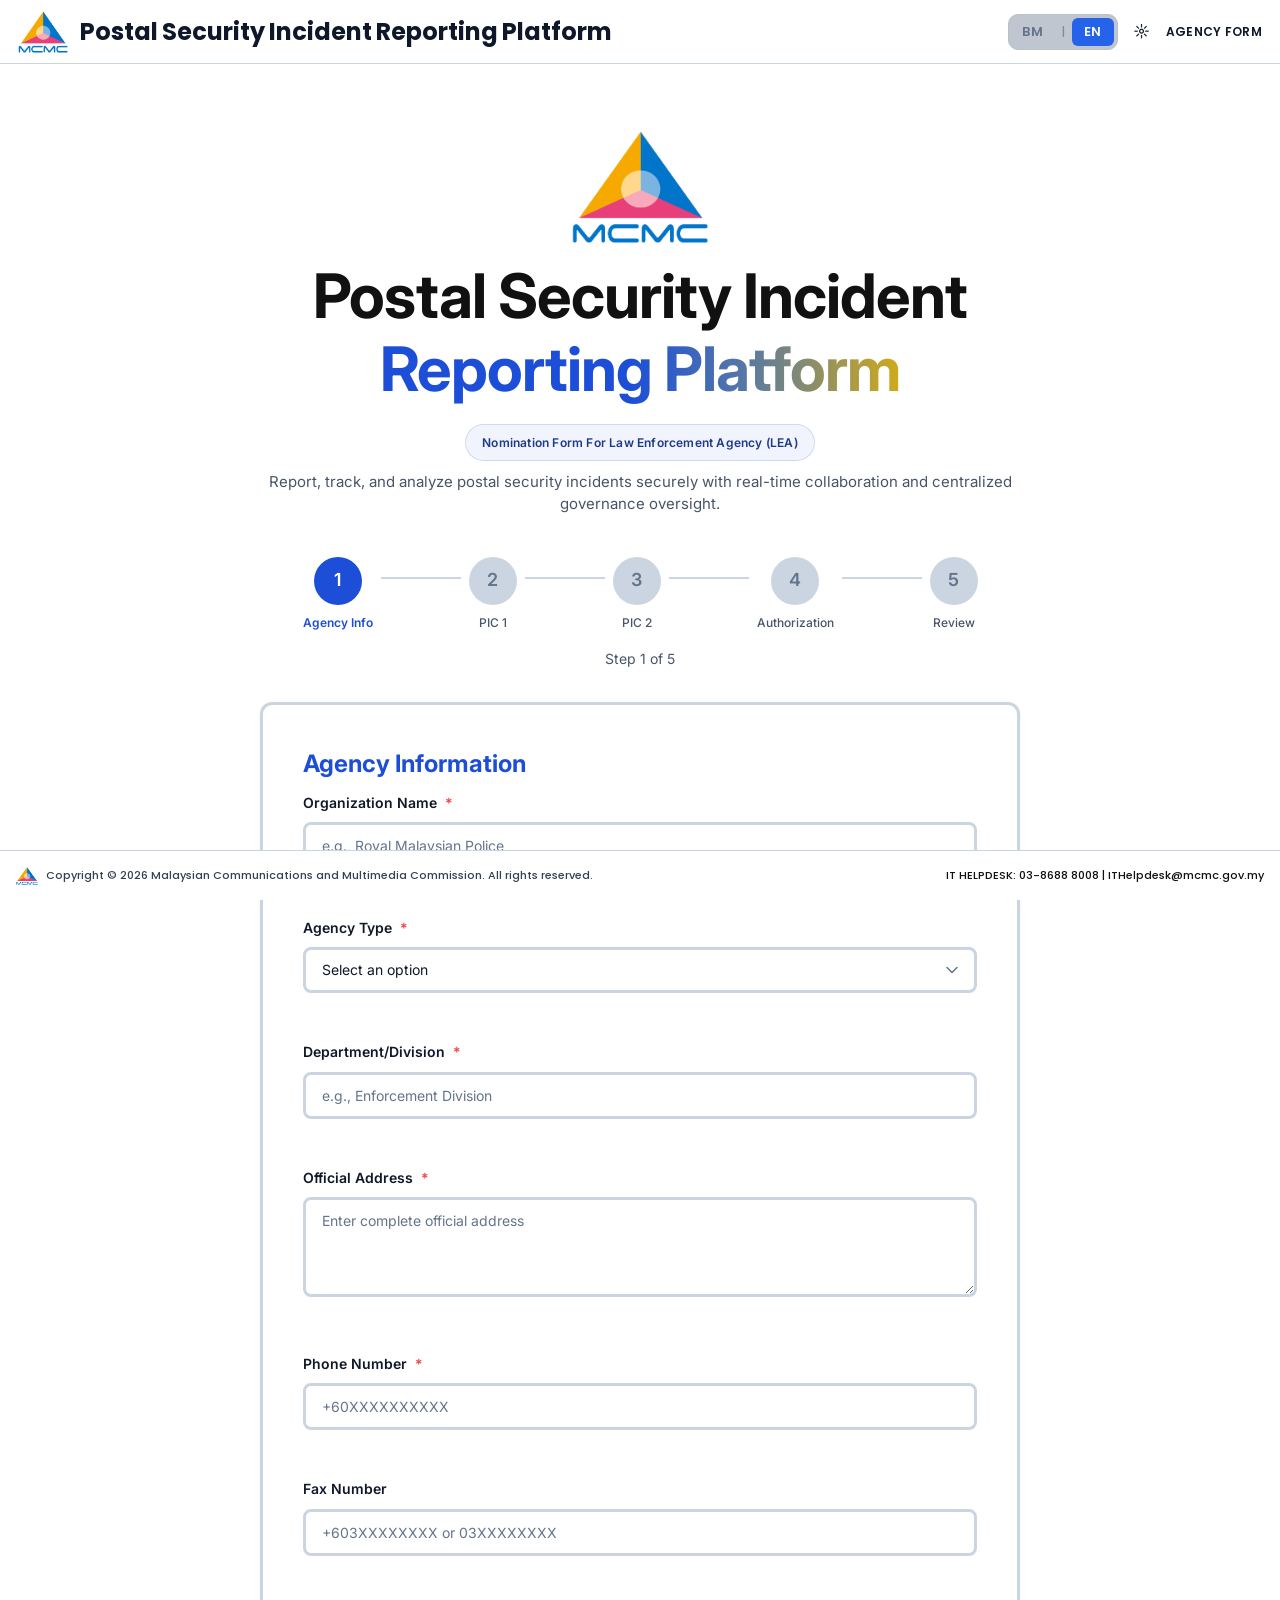
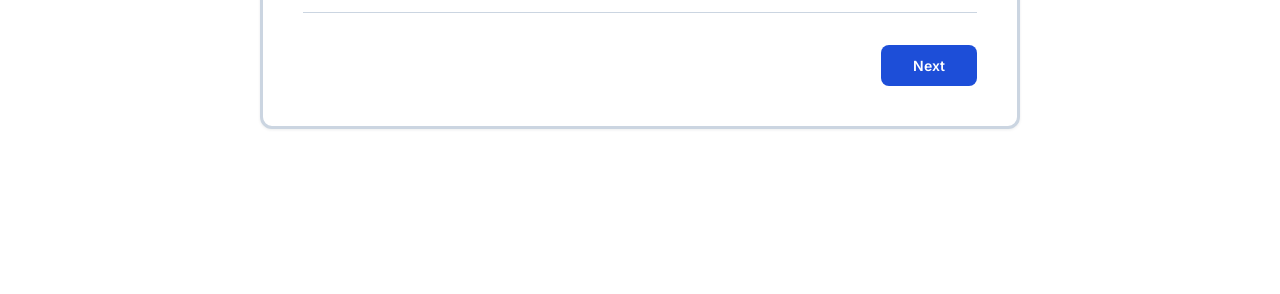
<file: public/index.html>
<!DOCTYPE html>
<html lang="en">
<head>
    <meta charset="UTF-8">
    <meta name="viewport" content="width=device-width, initial-scale=1.0">
    <meta http-equiv="refresh" content="0; url=agency.html">
    <title>PSIRP LEA Nomination Form - MCMC</title>
    <link rel="stylesheet" href="css/nomination.css">
</head>
<body>
    <div style="display: flex; justify-content: center; align-items: center; height: 100vh; flex-direction: column;">
        <img src="images/mcmc-logo.png" alt="MCMC Logo" style="width: 120px; height: auto;">
        <h1 style="margin-top: 20px; color: #003E7E;">Loading...</h1>
        <p>If you are not redirected automatically, <a href="agency.html" style="color: #003E7E; font-weight: 600;">click here</a>.</p>
    </div>
</body>
</html>
</file>
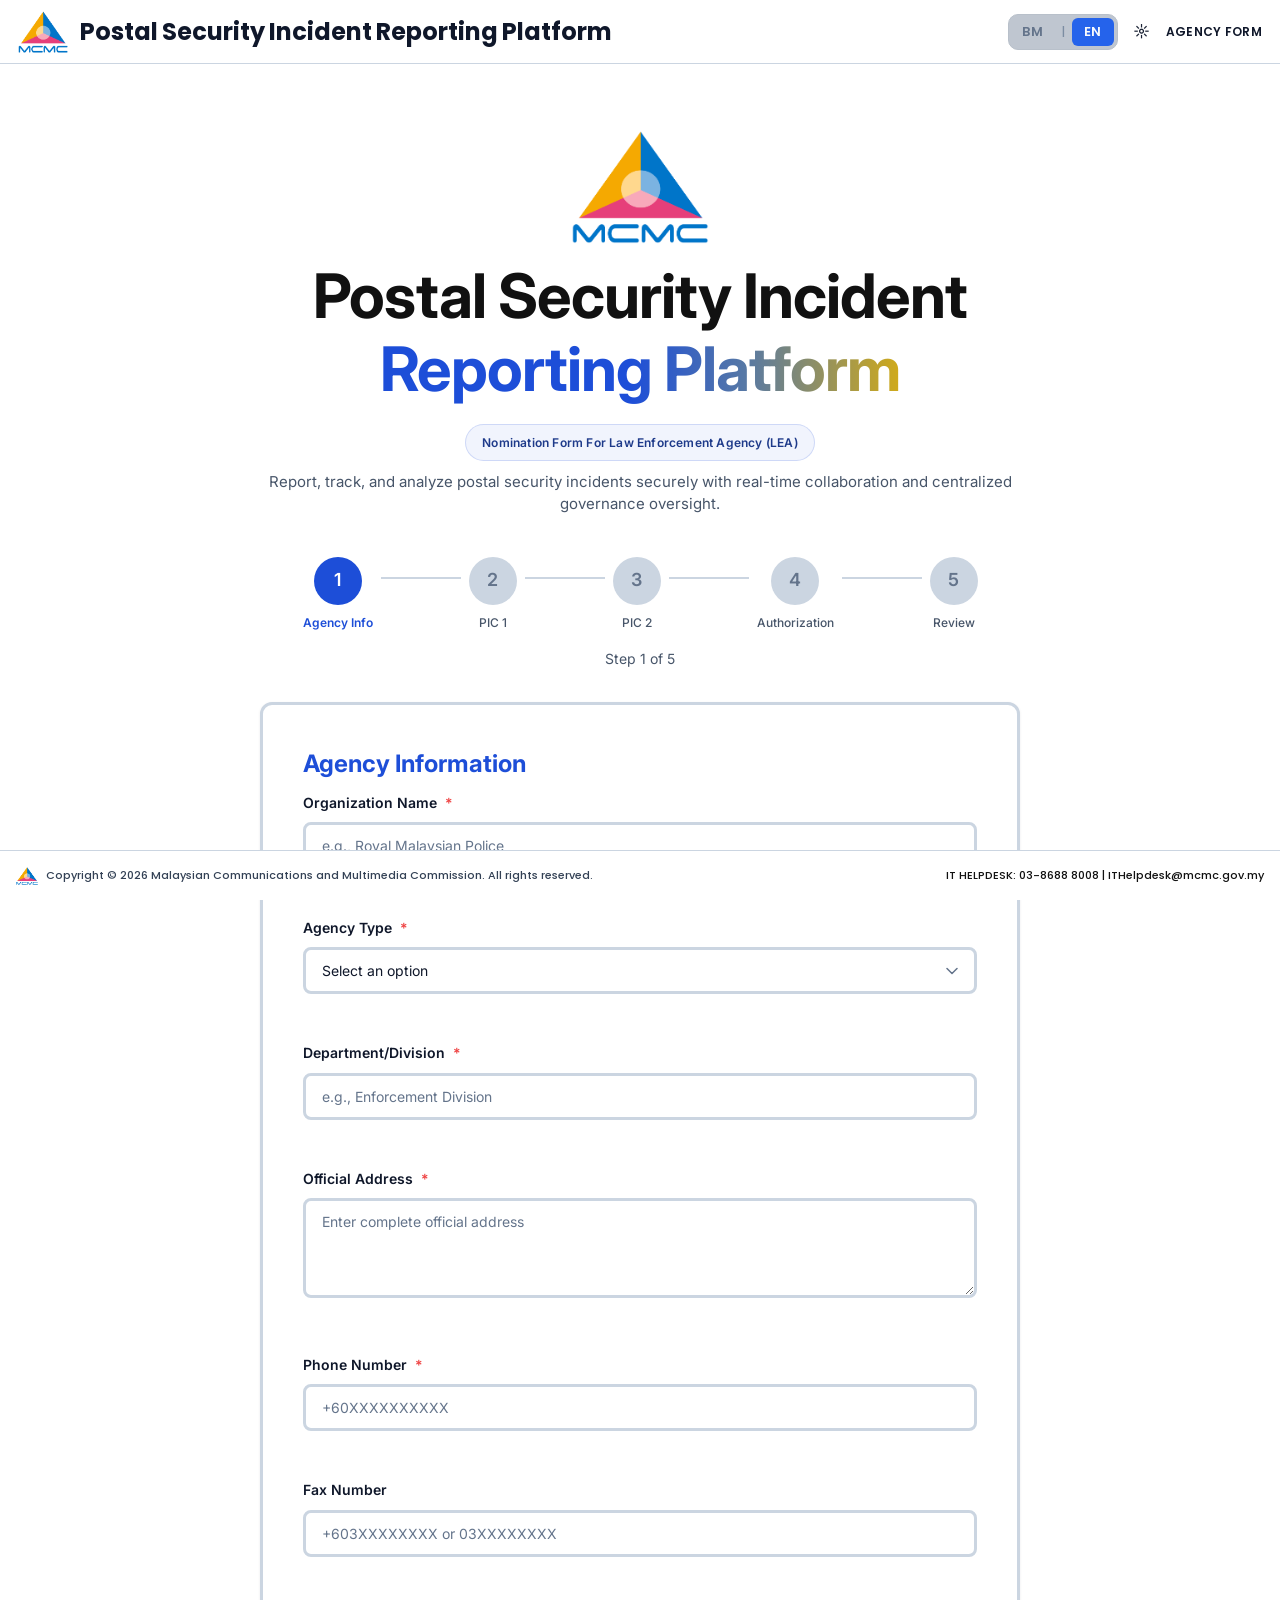
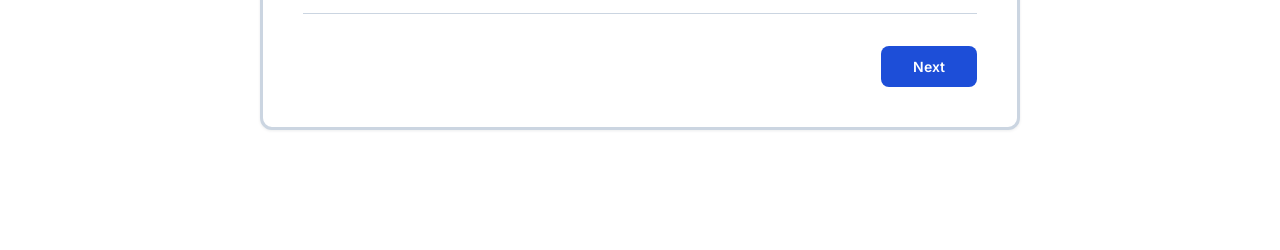
<file: public/agency.html>
<!DOCTYPE html>
<html lang="en">
<head>
    <meta charset="UTF-8">
    <meta name="viewport" content="width=device-width, initial-scale=1.0">
    <title>PSIRP LEA Nomination Form - MCMC</title>
    <link rel="stylesheet" href="css/nomination.css">
    <link rel="preconnect" href="https://fonts.googleapis.com">
    <link rel="preconnect" href="https://fonts.gstatic.com" crossorigin>
    <link href="https://fonts.googleapis.com/css2?family=Inter:wght@400;500;600;700&display=swap" rel="stylesheet">
</head>
<body>
<nav class="psirp-topbar">
    <div class="psirp-topbar-inner">
        <div class="psirp-brand">
            <img src="images/mcmc-logo.png" alt="MCMC Logo" class="psirp-brand-logo">
            <span class="psirp-brand-title">Postal Security Incident Reporting Platform</span>
        </div>
        <div class="psirp-topbar-actions">
            <button class="lang-toggle" id="langToggle" onclick="toggleLanguage()" aria-label="Language switch">
                <span class="lang-toggle-flag">BM</span>
                <span class="lang-toggle-text">EN</span>
            </button>
            <button class="theme-toggle" id="themeToggle" onclick="toggleTheme()" aria-label="Theme switch">
                <span class="theme-toggle-icon">*</span>
                <span class="theme-toggle-text" aria-hidden="true"></span>
            </button>
<span class="psirp-user-label">AGENCY FORM</span>
</div>
    </div>
</nav>
<div class="container">
        <!-- Header -->
        <header class="header">
            <div class="logo">
                <img src="images/mcmc-logo.png" alt="MCMC Logo" class="logo-image">
            </div>
            <h1 class="main-title" data-translate="mainTitle">POSTAL SECURITY INCIDENT REPORTING PLATFORM</h1>
            <p class="sub-title" data-translate="subTitle">NOMINATION FORM FOR LAW ENFORCEMENT AGENCY (LEA)</p>
            <p class="organization" data-translate="organization">Suruhanjaya Komunikasi dan Multimedia Malaysia (MCMC)</p>
        </header>

        <!-- Progress Stepper -->
        <div class="progress-stepper">
            <div class="step active">
                <div class="step-circle">1</div>
                <div class="step-label" data-translate="stepAgency">Agency Info</div>
            </div>
            <div class="step-line"></div>
            
           <div class="step">
                <div class="step-circle">2</div>
                <div class="step-label" data-translate="stepPIC1">PIC 1</div>
            </div>
            <div class="step-line"></div>
            
            <div class="step">
                <div class="step-circle">3</div>
                <div class="step-label" data-translate="stepPIC2">PIC 2</div>
            </div>
            <div class="step-line"></div>
            
            <div class="step">
                <div class="step-circle">4</div>
                <div class="step-label" data-translate="stepAuth">Authorization</div>
            </div>
            <div class="step-line"></div>
            
            <div class="step">
                <div class="step-circle">5</div>
                <div class="step-label" data-translate="stepReview">Review</div>
            </div>
        </div>
        <div class="step-counter">Step 1 of 5</div>

        <!-- Main Content -->
        <main class="main-content">
            <div class="form-card">
                <h2 class="form-title" data-translate="agencyInfoTitle">Agency Information</h2>
                
                <form id="step1Form" class="nomination-form">
                    <!-- Organization Name -->
                    <div class="form-group">
                        <label for="organizationName" class="form-label">
                            <span data-translate="orgName">Organization Name</span> <span class="required">*</span>
                        </label>
                        <input 
                            type="text" 
                            id="organizationName" 
                            name="organizationName" 
                            class="form-input" 
                            placeholder="Enter organization name"
                            data-translate-placeholder="orgNamePlaceholder"
                            required
                        >
                        <span class="error-message" id="organizationNameError"></span>
                    </div>

                    <!-- Agency Type -->
                    <div class="form-group">
                        <label for="agencyType" class="form-label">
                            <span data-translate="agencyType">Agency Type</span> <span class="required">*</span>
                        </label>
                        <select id="agencyType" name="agencyType" class="form-select" required>
                            <option value="" data-translate="selectOption">Select an option</option>
                            <option value="Police">Police</option>
                            <option value="MACC">MACC (Malaysian Anti-Corruption Commission)</option>
                            <option value="Immigration">Immigration Department</option>
                            <option value="Customs">Royal Malaysian Customs Department</option>
                            <option value="JPJ">JPJ (Road Transport Department)</option>
                            <option value="Other">Other</option>
                        </select>
                        <span class="error-message" id="agencyTypeError"></span>
                    </div>

                    <!-- Department/Division -->
                    <div class="form-group">
                        <label for="department" class="form-label">
                            <span data-translate="department">Department/Division</span> <span class="required">*</span>
                        </label>
                        <input 
                            type="text" 
                            id="department" 
                            name="department" 
                            class="form-input" 
                            placeholder="Enter department or division"
                            data-translate-placeholder="departmentPlaceholder"
                            required
                        >
                        <span class="error-message" id="departmentError"></span>
                    </div>

                    <!-- Official Address -->
                    <div class="form-group">
                        <label for="officialAddress" class="form-label">
                            <span data-translate="officialAddress">Official Address</span> <span class="required">*</span>
                        </label>
                        <textarea 
                            id="officialAddress" 
                            name="officialAddress" 
                            class="form-textarea" 
                            placeholder="Enter complete official address"
                            data-translate-placeholder="addressPlaceholder"
                            rows="4"
                            required
                        ></textarea>
                        <span class="error-message" id="officialAddressError"></span>
                    </div>

                    <!-- Phone Number -->
                    <div class="form-group">
                        <label for="phoneNumber" class="form-label">
                            <span data-translate="phoneNumber">Phone Number</span> <span class="required">*</span>
                        </label>
                        <input 
                            type="tel" 
                            id="phoneNumber" 
                            name="phoneNumber" 
                            class="form-input" 
                            placeholder="+60XXXXXXXXXX"
                            data-translate-placeholder="phonePlaceholder"
                            required
                        >
                        <span class="error-message" id="phoneNumberError"></span>
                    </div>

                    <!-- Fax Number -->
                    <div class="form-group">
                        <label for="faxNumber" class="form-label">
                            <span data-translate="faxNumber">Fax Number</span>
                        </label>
                        <input 
                            type="tel" 
                            id="faxNumber" 
                            name="faxNumber" 
                            class="form-input" 
                            placeholder="+603XXXXXXXX"
                            data-translate-placeholder="faxPlaceholder"
                        >
                        <span class="error-message" id="faxNumberError"></span>
                    </div>

                    <!-- Navigation Buttons -->
                    <div class="form-actions">
                        <button type="button" class="btn btn-primary" onclick="nextStep(1)" data-translate="next">Next</button>
                    </div>
                </form>
            </div>
        </main>
<!-- Footer -->
<footer class="psirp-bottombar">
    <div class="psirp-bottombar-inner">
        <div class="psirp-bottom-left">
            <img src="images/mcmc-logo.png" alt="MCMC Logo" class="psirp-bottom-logo">
            <p>Copyright &copy; 2026 Malaysian Communications and Multimedia Commission. All rights reserved.</p>
        </div>
        <p class="psirp-helpdesk">IT HELPDESK: 03-8688 8008 | ITHelpdesk@mcmc.gov.my</p>
    </div>
</footer>
    </div>

    <script src="js/nomination.js"></script>
    <script>
        // Load saved data on page load
        document.addEventListener('DOMContentLoaded', function() {
            loadFormData(1);
        });

        // Fill demo data
        function fillDemoData() {
            document.getElementById('organizationName').value = 'Royal Malaysia Police';
            document.getElementById('agencyType').value = 'Police';
            document.getElementById('department').value = 'Commercial Crime Investigation Department';
            document.getElementById('officialAddress').value = 'Menara Cyber Crime, Jalan Semarak\n50630 Kuala Lumpur\nWilayah Persekutuan Kuala Lumpur';
            document.getElementById('phoneNumber').value = '+60388888888';
            document.getElementById('faxNumber').value = '+60388888899';
            
            // Save the demo data
            saveFormData(1);
            
            alert('✅ Demo data filled! Click Next to continue.');
        }
    </script>
</body>
</html>
</file>
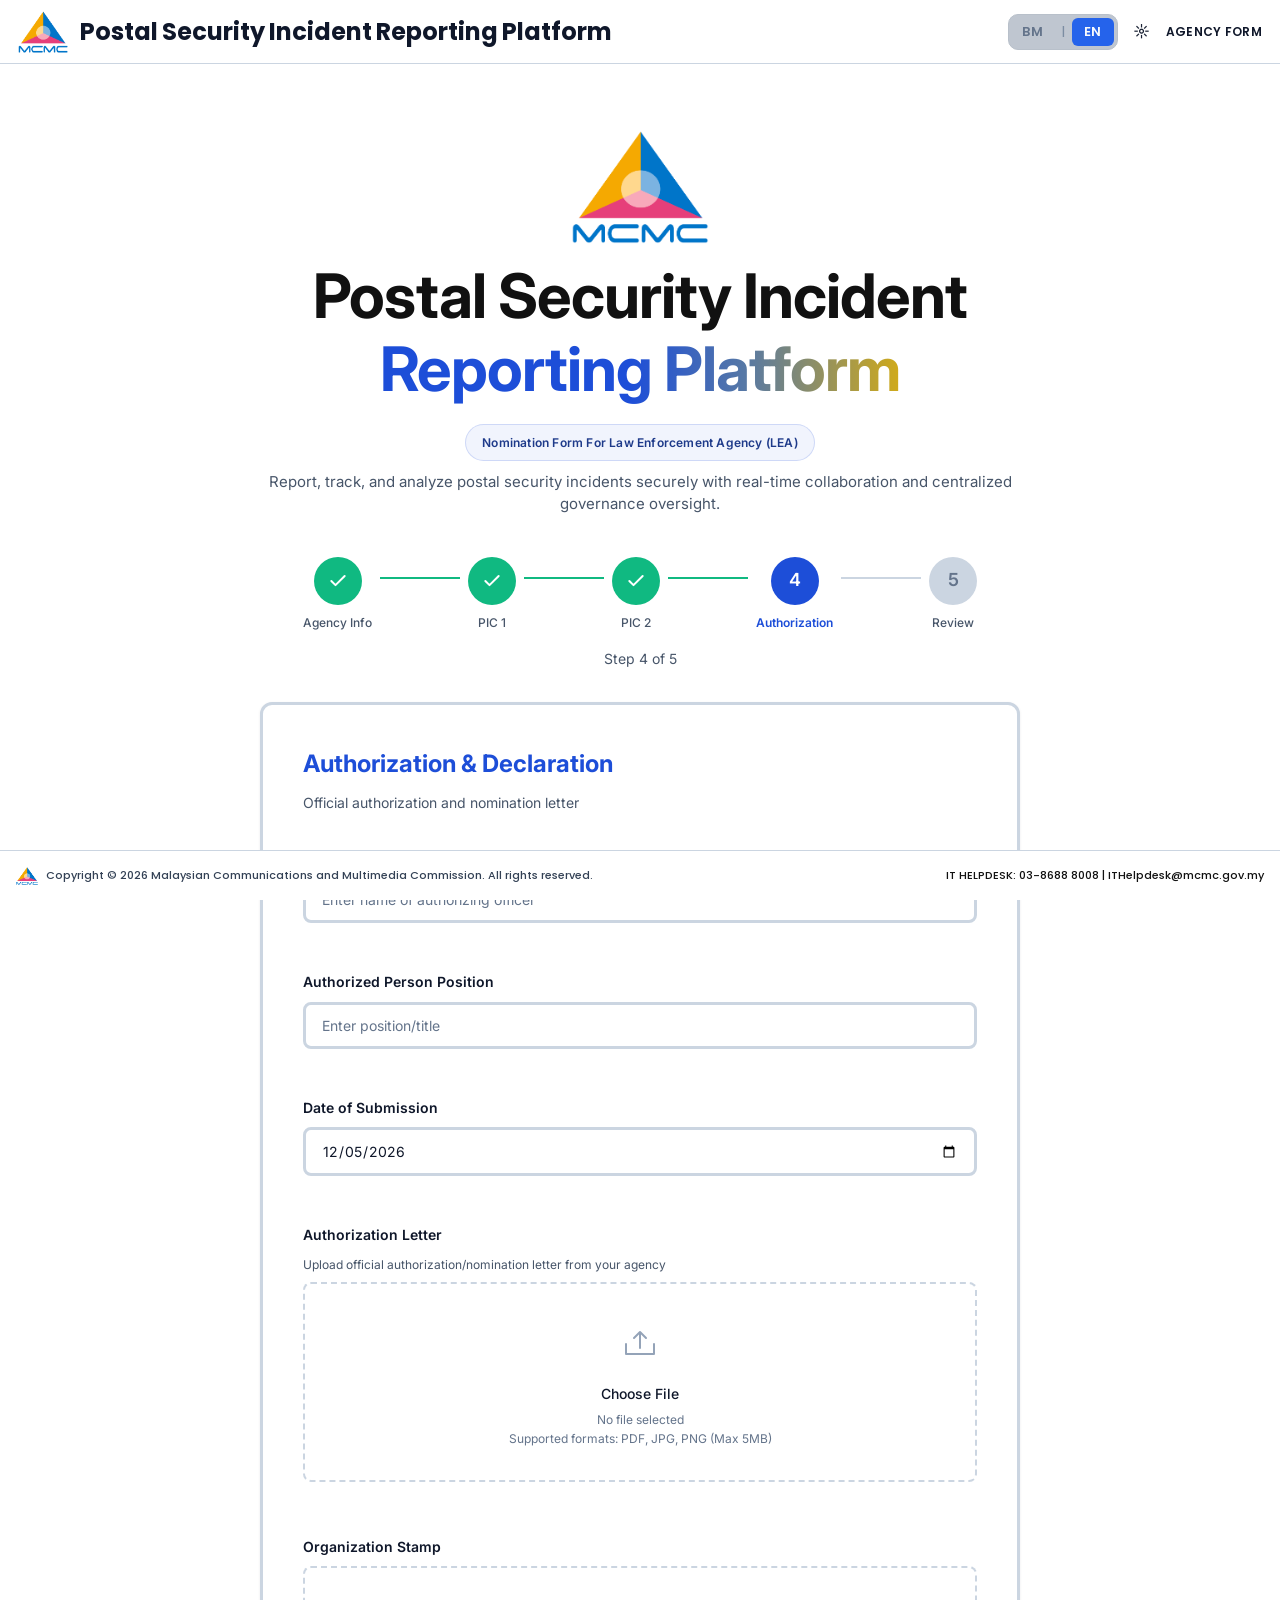
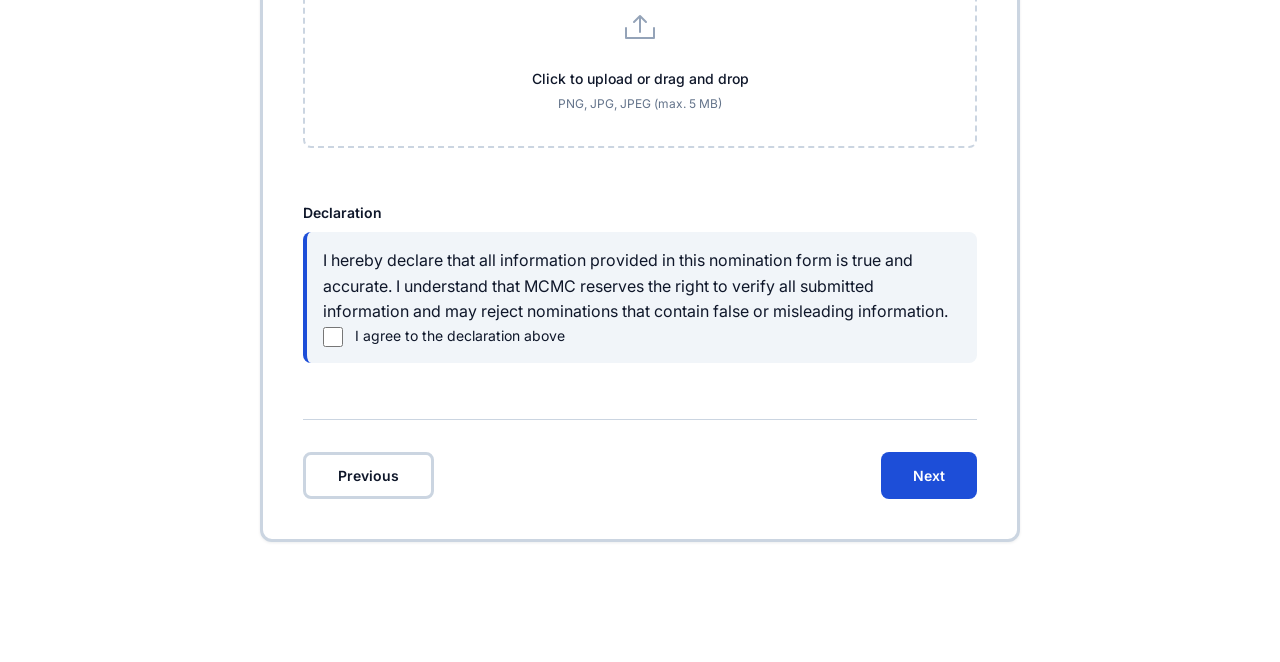
<file: public/authorization.html>
<!DOCTYPE html>
<html lang="en">
<head>
    <meta charset="UTF-8">
    <meta name="viewport" content="width=device-width, initial-scale=1.0">
    <title>PSIRP LEA Nomination Form - MCMC</title>
    <link rel="stylesheet" href="css/nomination.css">
    <link rel="preconnect" href="https://fonts.googleapis.com">
    <link rel="preconnect" href="https://fonts.gstatic.com" crossorigin>
    <link href="https://fonts.googleapis.com/css2?family=Inter:wght@400;500;600;700&display=swap" rel="stylesheet">
</head>
<body>
<nav class="psirp-topbar">
    <div class="psirp-topbar-inner">
        <div class="psirp-brand">
            <img src="images/mcmc-logo.png" alt="MCMC Logo" class="psirp-brand-logo">
            <span class="psirp-brand-title">Postal Security Incident Reporting Platform</span>
        </div>
        <div class="psirp-topbar-actions">
            <button class="lang-toggle" id="langToggle" onclick="toggleLanguage()" aria-label="Language switch">
                <span class="lang-toggle-flag">BM</span>
                <span class="lang-toggle-text">EN</span>
            </button>
            <button class="theme-toggle" id="themeToggle" onclick="toggleTheme()" aria-label="Theme switch">
                <span class="theme-toggle-icon">*</span>
                <span class="theme-toggle-text" aria-hidden="true"></span>
            </button>
<span class="psirp-user-label">AGENCY FORM</span>
</div>
    </div>
</nav>
<div class="container">
        <!-- Header -->
        <header class="header">
            <div class="logo">
                <img src="images/mcmc-logo.png" alt="MCMC Logo" class="logo-image">
            </div>
            <h1 class="main-title" data-translate="mainTitle">POSTAL SECURITY INCIDENT REPORTING PLATFORM</h1>
            <p class="sub-title" data-translate="subTitle">NOMINATION FORM FOR LAW ENFORCEMENT AGENCY (LEA)</p>
            <p class="organization" data-translate="organization">Suruhanjaya Komunikasi dan Multimedia Malaysia (MCMC)</p>
        </header>

        <!-- Progress Stepper -->
        <div class="progress-stepper">
            <div class="step completed">
                <div class="step-circle">
                    <svg width="20" height="20" viewBox="0 0 20 20" fill="none">
                        <path d="M16.6667 5L7.50004 14.1667L3.33337 10" stroke="white" stroke-width="2" stroke-linecap="round" stroke-linejoin="round"/>
                    </svg>
                </div>
                <div class="step-label" data-translate="stepAgency">Agency Info</div>
            </div>
            <div class="step-line completed"></div>
            
            <div class="step completed">
                <div class="step-circle">
                    <svg width="20" height="20" viewBox="0 0 20 20" fill="none">
                        <path d="M16.6667 5L7.50004 14.1667L3.33337 10" stroke="white" stroke-width="2" stroke-linecap="round" stroke-linejoin="round"/>
                    </svg>
                </div>
                <div class="step-label" data-translate="stepPIC1">PIC 1</div>
            </div>
            <div class="step-line completed"></div>
            
            <div class="step completed">
                <div class="step-circle">
                    <svg width="20" height="20" viewBox="0 0 20 20" fill="none">
                        <path d="M16.6667 5L7.50004 14.1667L3.33337 10" stroke="white" stroke-width="2" stroke-linecap="round" stroke-linejoin="round"/>
                    </svg>
                </div>
                <div class="step-label" data-translate="stepPIC2">PIC 2</div>
            </div>
            <div class="step-line completed"></div>
            
            <div class="step active">
                <div class="step-circle">4</div>
                <div class="step-label" data-translate="stepAuth">Authorization</div>
            </div>
            <div class="step-line"></div>
            
            <div class="step">
                <div class="step-circle">5</div>
                <div class="step-label" data-translate="stepReview">Review</div>
            </div>
        </div>
        <div class="step-counter" data-translate="stepCounter4">Step 4 of 5</div>

        <!-- Main Content -->
        <main class="main-content">
            <div class="form-card">
                <h2 class="form-title" data-translate="authTitle">Authorization & Declaration</h2>
                <p class="form-subtitle" data-translate="authSubtitle">Please provide authorization details and upload required documents</p>
                
                <form id="step4Form" class="nomination-form">
                    <!-- Authorized Person Name -->
                    <div class="form-group">
                        <label for="authorizedPersonName" class="form-label" data-translate="authPersonName">
                            Authorized Person Name <span class="required">*</span>
                        </label>
                        <input 
                            type="text" 
                            id="authorizedPersonName" 
                            name="authorizedPersonName" 
                            class="form-input" 
                            placeholder="Enter name of authorizing officer"
                            data-translate-placeholder="authPersonNamePlaceholder"
                            required
                        >
                        <span class="error-message" id="authorizedPersonNameError"></span>
                    </div>

                    <!-- Authorized Person Position -->
                    <div class="form-group">
                        <label for="authorizedPersonPosition" class="form-label" data-translate="authPersonPosition">
                            Authorized Person Position <span class="required">*</span>
                        </label>
                        <input 
                            type="text" 
                            id="authorizedPersonPosition" 
                            name="authorizedPersonPosition" 
                            class="form-input" 
                            placeholder="Enter position/title"
                            data-translate-placeholder="authPersonPositionPlaceholder"
                            required
                        >
                        <span class="error-message" id="authorizedPersonPositionError"></span>
                    </div>

                    <!-- Date of Submission -->
                    <div class="form-group">
                        <label for="submissionDate" class="form-label" data-translate="submissionDate">
                            Date of Submission <span class="required">*</span>
                        </label>
                        <input 
                            type="date" 
                            id="submissionDate" 
                            name="submissionDate" 
                            class="form-input" 
                            required
                        >
                        <span class="error-message" id="submissionDateError"></span>
                    </div>

                    <!-- Digital Signature Upload -->
                    <div class="form-group">
                        <label for="digitalSignature" class="form-label" data-translate="authLetterLabel">
                            Authorization Letter
                        </label>
                        <p class="file-hint" data-translate="authLetterDesc">Upload the official authorization letter with signature and stamp</p>
                        <div class="file-upload-area" id="signatureUploadArea">
                            <div class="file-upload-content">
                                <svg class="upload-icon" width="48" height="48" viewBox="0 0 48 48" fill="none">
                                    <path d="M24 32V16M24 16L18 22M24 16L30 22" stroke="#94A3B8" stroke-width="2" stroke-linecap="round" stroke-linejoin="round"/>
                                    <path d="M38 28V38H10V28" stroke="#94A3B8" stroke-width="2" stroke-linecap="round" stroke-linejoin="round"/>
                                </svg>
                                <p class="upload-text" data-translate="uploadButton">Choose File</p>
                                <p class="upload-specs" data-translate="noFile">No file selected</p>
                                <p class="upload-specs" data-translate="supportedFormats">Supported formats: PDF, PNG, JPG (max. 5 MB)</p>
                            </div>
                            <input 
                                type="file" 
                                id="digitalSignature" 
                                name="digitalSignature" 
                                class="file-input" 
                                accept=".png,.jpg,.jpeg"
                                onchange="handleFileUpload(this, 'signatureUploadArea', 'signatureFileName')"
                            >
                        </div>
                        <div id="signatureFileName" class="file-name"></div>
                        <span class="error-message" id="digitalSignatureError"></span>
                    </div>

                    <!-- Organization Stamp Upload -->
                    <div class="form-group">
                        <label for="organizationStamp" class="form-label" data-translate="orgStampLabel">
                            Organization Stamp Upload
                        </label>
                        <div class="file-upload-area" id="stampUploadArea">
                            <div class="file-upload-content">
                                <svg class="upload-icon" width="48" height="48" viewBox="0 0 48 48" fill="none">
                                    <path d="M24 32V16M24 16L18 22M24 16L30 22" stroke="#94A3B8" stroke-width="2" stroke-linecap="round" stroke-linejoin="round"/>
                                    <path d="M38 28V38H10V28" stroke="#94A3B8" stroke-width="2" stroke-linecap="round" stroke-linejoin="round"/>
                                </svg>
                                <p class="upload-text">Click to upload or drag and drop</p>
                                <p class="upload-specs">PNG, JPG, JPEG (max. 5 MB)</p>
                            </div>
                            <input 
                                type="file" 
                                id="organizationStamp" 
                                name="organizationStamp" 
                                class="file-input" 
                                accept=".png,.jpg,.jpeg"
                                onchange="handleFileUpload(this, 'stampUploadArea', 'stampFileName')"
                            >
                        </div>
                        <div id="stampFileName" class="file-name"></div>
                        <span class="error-message" id="organizationStampError"></span>
                    </div>

                    <!-- Declaration Checkbox -->
                    <div class="form-group">
                        <h3 class="form-label" data-translate="declarationTitle">Declaration</h3>
                        <div class="declaration-box">
                            <p data-translate="declarationText">By submitting this nomination form, I hereby declare that all information provided is true, accurate and complete to the best of my knowledge.</p>
                            <label class="checkbox-container">
                                <input type="checkbox" id="declaration" name="declaration" required>
                                <span class="checkbox-label" data-translate="agreeDeclaration">
                                    I agree to the terms and conditions and confirm the accuracy of the information provided
                                    <span class="required">*</span>
                                </span>
                            </label>
                        </div>
                        <span class="error-message" id="declarationError"></span>
                    </div>

                    <!-- Navigation Buttons -->
                    <div class="form-actions">
                        <button type="button" class="btn btn-secondary" onclick="previousStep(4)" data-translate="previous">Back</button>
                        <button type="button" class="btn btn-primary" onclick="nextStep(4)" data-translate="next">Next</button>
                    </div>
                </form>
            </div>
        </main>
<!-- Footer -->
<footer class="psirp-bottombar">
    <div class="psirp-bottombar-inner">
        <div class="psirp-bottom-left">
            <img src="images/mcmc-logo.png" alt="MCMC Logo" class="psirp-bottom-logo">
            <p>Copyright &copy; 2026 Malaysian Communications and Multimedia Commission. All rights reserved.</p>
        </div>
        <p class="psirp-helpdesk">IT HELPDESK: 03-8688 8008 | ITHelpdesk@mcmc.gov.my</p>
    </div>
</footer>
    </div>

    <script src="js/nomination.js"></script>
    <script>
        // Set today's date as default
        document.addEventListener('DOMContentLoaded', function() {
            const today = new Date().toISOString().split('T')[0];
            document.getElementById('submissionDate').value = today;
            loadFormData(4);
        });

        // Handle file upload
        function handleFileUpload(input, areaId, fileNameId) {
            const file = input.files[0];
            const area = document.getElementById(areaId);
            const fileNameDiv = document.getElementById(fileNameId);
            
            if (file) {
                // Check file size (5MB = 5 * 1024 * 1024 bytes)
                if (file.size > 5 * 1024 * 1024) {
                    alert('File size must be less than 5 MB');
                    input.value = '';
                    return;
                }
                
                // Check file type
                const validTypes = ['image/png', 'image/jpeg', 'image/jpg'];
                if (!validTypes.includes(file.type)) {
                    alert('Only PNG, JPG, and JPEG files are allowed');
                    input.value = '';
                    return;
                }
                
                area.classList.add('file-uploaded');
                fileNameDiv.innerHTML = `
                    <div class="file-info">
                        <span class="file-icon">📄</span>
                        <span>${file.name}</span>
                        <button type="button" class="remove-file" onclick="removeFile('${input.id}', '${areaId}', '${fileNameId}')">✕</button>
                    </div>
                `;
                
                // Store file info in localStorage
                const formData = JSON.parse(localStorage.getItem('nominationFormData') || '{}');
                if (!formData.step4) formData.step4 = {};
                formData.step4[input.id] = file.name;
                localStorage.setItem('nominationFormData', JSON.stringify(formData));
            }
        }

        // Remove uploaded file
        function removeFile(inputId, areaId, fileNameId) {
            document.getElementById(inputId).value = '';
            document.getElementById(areaId).classList.remove('file-uploaded');
            document.getElementById(fileNameId).innerHTML = '';
            
            // Remove from localStorage
            const formData = JSON.parse(localStorage.getItem('nominationFormData') || '{}');
            if (formData.step4 && formData.step4[inputId]) {
                delete formData.step4[inputId];
                localStorage.setItem('nominationFormData', JSON.stringify(formData));
            }
        }

        // Fill demo data
        function fillDemoData() {
            document.getElementById('authorizedPersonName').value = 'Tan Sri Mohd Shuhaily bin Mohd Zain';
            document.getElementById('authorizedPersonPosition').value = 'Inspector-General of Police';
            const today = new Date().toISOString().split('T')[0];
            document.getElementById('submissionDate').value = today;
            document.getElementById('declaration').checked = true;
            
            // Save the demo data
            saveFormData(4);
            
            alert('✅ Demo data filled! You can optionally upload files, or just click Next.');
        }
    </script>
</body>
</html>
</file>
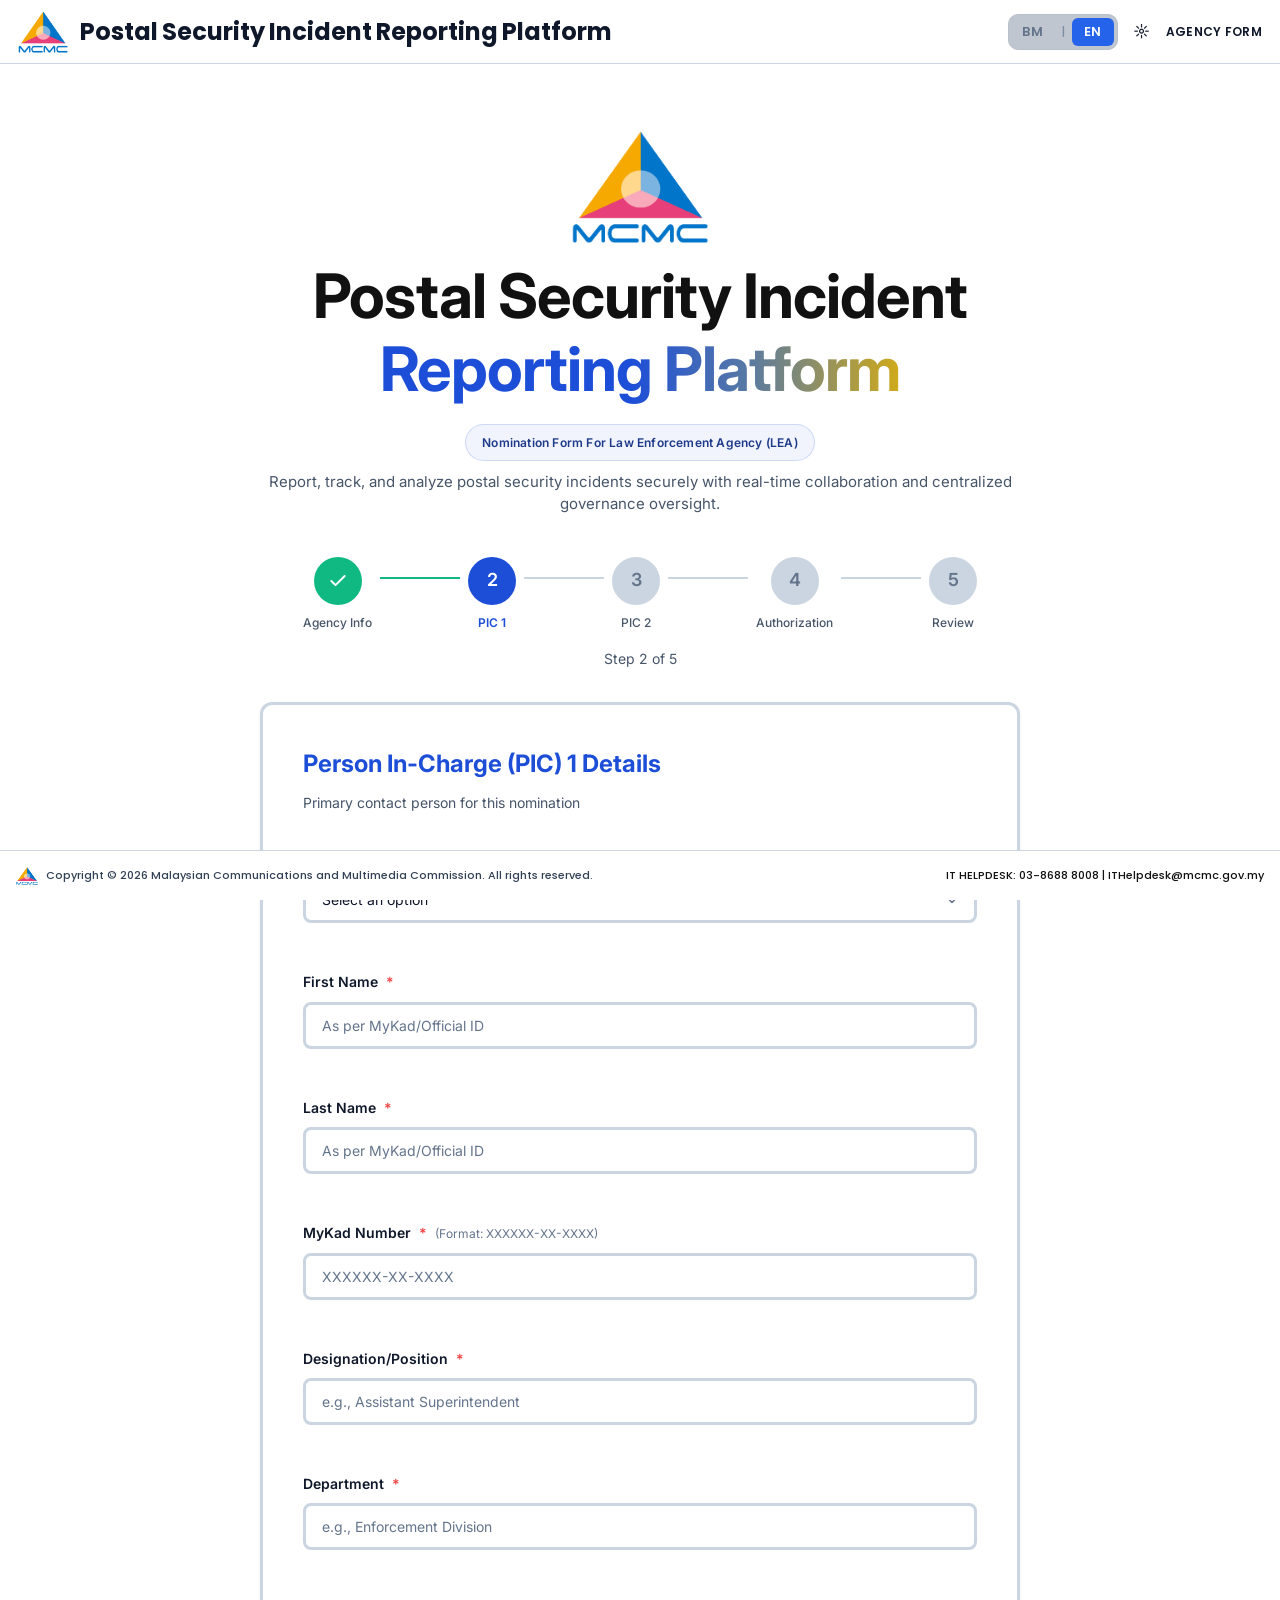
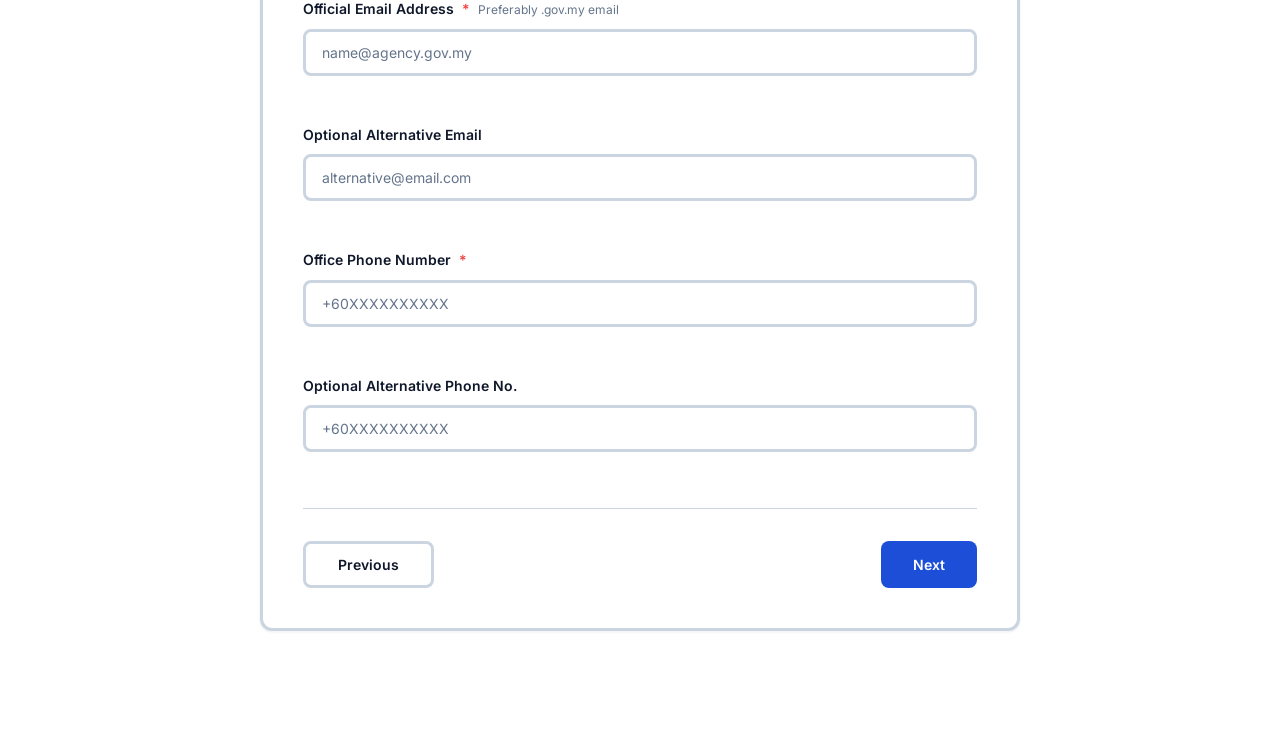
<file: public/pic1.html>
<!DOCTYPE html>
<html lang="en">
<head>
    <meta charset="UTF-8">
    <meta name="viewport" content="width=device-width, initial-scale=1.0">
    <title>PSIRP LEA Nomination Form - MCMC</title>
    <link rel="stylesheet" href="css/nomination.css">
    <link rel="preconnect" href="https://fonts.googleapis.com">
    <link rel="preconnect" href="https://fonts.gstatic.com" crossorigin>
    <link href="https://fonts.googleapis.com/css2?family=Inter:wght@400;500;600;700&display=swap" rel="stylesheet">
</head>
<body>
<nav class="psirp-topbar">
    <div class="psirp-topbar-inner">
        <div class="psirp-brand">
            <img src="images/mcmc-logo.png" alt="MCMC Logo" class="psirp-brand-logo">
            <span class="psirp-brand-title">Postal Security Incident Reporting Platform</span>
        </div>
        <div class="psirp-topbar-actions">
            <button class="lang-toggle" id="langToggle" onclick="toggleLanguage()" aria-label="Language switch">
                <span class="lang-toggle-flag">BM</span>
                <span class="lang-toggle-text">EN</span>
            </button>
            <button class="theme-toggle" id="themeToggle" onclick="toggleTheme()" aria-label="Theme switch">
                <span class="theme-toggle-icon">*</span>
                <span class="theme-toggle-text" aria-hidden="true"></span>
            </button>
<span class="psirp-user-label">AGENCY FORM</span>
</div>
    </div>
</nav>
<div class="container">
        <!-- Header -->
        <header class="header">
            <div class="logo">
                <img src="images/mcmc-logo.png" alt="MCMC Logo" class="logo-image">
            </div>
            <h1 class="main-title" data-translate="mainTitle">POSTAL SECURITY INCIDENT REPORTING PLATFORM</h1>
            <p class="sub-title" data-translate="subTitle">NOMINATION FORM FOR LAW ENFORCEMENT AGENCY (LEA)</p>
            <p class="organization" data-translate="organization">Suruhanjaya Komunikasi dan Multimedia Malaysia (MCMC)</p>
        </header>

        <!-- Progress Stepper -->
        <div class="progress-stepper">
            <div class="step completed">
                <div class="step-circle">
                    <svg width="20" height="20" viewBox="0 0 20 20" fill="none">
                        <path d="M16.6667 5L7.50004 14.1667L3.33337 10" stroke="white" stroke-width="2" stroke-linecap="round" stroke-linejoin="round"/>
                    </svg>
                </div>
                <div class="step-label" data-translate="stepAgency">Agency Info</div>
            </div>
            <div class="step-line completed"></div>
            
            <div class="step active">
                <div class="step-circle">2</div>
                <div class="step-label" data-translate="stepPIC1">PIC 1</div>
            </div>
            <div class="step-line"></div>
            
            <div class="step">
                <div class="step-circle">3</div>
                <div class="step-label" data-translate="stepPIC2">PIC 2</div>
            </div>
            <div class="step-line"></div>
            
            <div class="step">
                <div class="step-circle">4</div>
                <div class="step-label" data-translate="stepAuth">Authorization</div>
            </div>
            <div class="step-line"></div>
            
            <div class="step">
                <div class="step-circle">5</div>
                <div class="step-label" data-translate="stepReview">Review</div>
            </div>
        </div>
        <div class="step-counter">Step 2 of 5</div>

        <!-- Main Content -->
        <main class="main-content">
            <div class="form-card">
                <h2 class="form-title" data-translate="pic1Title">Person In Charge 1 (Primary Contact)</h2>
                <p class="form-subtitle" data-translate="pic1Subtitle">Primary contact person for this nomination</p>
                
                <form id="step2Form" class="nomination-form">
                    <!-- Salutation -->
                    <div class="form-group">
                        <label for="pic1Salutation" class="form-label">
                            <span data-translate="salutation">Salutation</span> <span class="required">*</span>
                        </label>
                        <select id="pic1Salutation" name="pic1Salutation" class="form-select" required>
                            <option value="" data-translate="selectOption">Select an option</option>
                            <option value="Mr">Mr</option>
                            <option value="Ms">Ms</option>
                            <option value="Mrs">Mrs</option>
                            <option value="Dr">Dr</option>
                            <option value="Prof">Prof</option>
                            <option value="Dato'">Dato'</option>
                            <option value="Datin">Datin</option>
                            <option value="Tan Sri">Tan Sri</option>
                            <option value="Puan Sri">Puan Sri</option>
                        </select>
                        <span class="error-message" id="pic1SalutationError"></span>
                    </div>

                    <!-- First Name -->
                    <div class="form-group">
                        <label for="pic1FirstName" class="form-label">
                            <span data-translate="firstName">First Name</span> <span class="required">*</span>
                        </label>
                        <input 
                            type="text" 
                            id="pic1FirstName" 
                            name="pic1FirstName" 
                            class="form-input" 
                            placeholder="Enter first name as per MyKad"
                            data-translate-placeholder="firstNamePlaceholder"
                            required
                        >
                        <span class="error-message" id="pic1FirstNameError"></span>
                    </div>

                    <!-- Last Name -->
                    <div class="form-group">
                        <label for="pic1LastName" class="form-label">
                            <span data-translate="lastName">Last Name</span> <span class="required">*</span>
                        </label>
                        <input 
                            type="text" 
                            id="pic1LastName" 
                            name="pic1LastName" 
                            class="form-input" 
                            placeholder="Enter last name as per MyKad"
                            data-translate-placeholder="lastNamePlaceholder"
                            required
                        >
                        <span class="error-message" id="pic1LastNameError"></span>
                    </div>

                    <!-- MyKad No. -->
                    <div class="form-group">
                        <label for="pic1MyKad" class="form-label">
                            <span data-translate="mykadNumber">MyKad No.</span> <span class="required">*</span>
                            <span class="hint-text">(Format: XXXXXX-XX-XXXX)</span>
                        </label>
                        <input 
                            type="text" 
                            id="pic1MyKad" 
                            name="pic1MyKad" 
                            class="form-input" 
                            placeholder="XXXXXX-XX-XXXX"
                            data-translate-placeholder="mykadPlaceholder"
                            maxlength="14"
                            required
                        >
                        <span class="error-message" id="pic1MyKadError"></span>
                    </div>

                    <!-- Designation/Position -->
                    <div class="form-group">
                        <label for="pic1Designation" class="form-label">
                            <span data-translate="designation">Designation/Position</span> <span class="required">*</span>
                        </label>
                        <input 
                            type="text" 
                            id="pic1Designation" 
                            name="pic1Designation" 
                            class="form-input" 
                            placeholder="Enter job title or position"
                            data-translate-placeholder="designationPlaceholder"
                            required
                        >
                        <span class="error-message" id="pic1DesignationError"></span>
                    </div>

                    <!-- Department -->
                    <div class="form-group">
                        <label for="pic1Department" class="form-label">
                            <span data-translate="departmentLabel">Department</span> <span class="required">*</span>
                        </label>
                        <input 
                            type="text" 
                            id="pic1Department" 
                            name="pic1Department" 
                            class="form-input" 
                            placeholder="Enter department name"
                            data-translate-placeholder="departmentPlaceholder"
                            required
                        >
                        <span class="error-message" id="pic1DepartmentError"></span>
                    </div>

                    <!-- Official Email -->
                    <div class="form-group">
                        <label for="pic1Email" class="form-label">
                            <span data-translate="email">Official Email</span> <span class="required">*</span>
                            <span class="hint-text" data-translate="emailHint">(.gov.my domain preferred)</span>
                        </label>
                        <input 
                            type="email" 
                            id="pic1Email" 
                            name="pic1Email" 
                            class="form-input" 
                            placeholder="name@agency.gov.my"
                            data-translate-placeholder="emailPlaceholder"
                            required
                        >
                        <span class="error-message" id="pic1EmailError"></span>
                    </div>

                    <!-- Optional Alternative Email -->
                    <div class="form-group">
                        <label for="pic1AltEmail" class="form-label">
                            <span data-translate="altEmail">Optional Alternative Email</span>
                        </label>
                        <input 
                            type="email" 
                            id="pic1AltEmail" 
                            name="pic1AltEmail" 
                            class="form-input" 
                            placeholder="alternative@email.com"
                            data-translate-placeholder="altEmailPlaceholder"
                        >
                        <span class="error-message" id="pic1AltEmailError"></span>
                    </div>

                    <!-- Office Phone No. -->
                    <div class="form-group">
                        <label for="pic1OfficePhone" class="form-label">
                            <span data-translate="officeNumber">Office Phone No.</span> <span class="required">*</span>
                        </label>
                        <input 
                            type="tel" 
                            id="pic1OfficePhone" 
                            name="pic1OfficePhone" 
                            class="form-input" 
                            placeholder="+60XXXXXXXXXX or 0XXXXXXXXXX"
                            data-translate-placeholder="phonePlaceholder"
                            required
                        >
                        <span class="error-message" id="pic1OfficePhoneError"></span>
                    </div>

                    <!-- Mobile Phone No. -->
                    <div class="form-group">
                        <label for="pic1MobilePhone" class="form-label">
                            <span data-translate="altPhoneNumber">Optional Alternative Phone No.</span>
                        </label>
                        <input 
                            type="tel" 
                            id="pic1MobilePhone" 
                            name="pic1MobilePhone" 
                            class="form-input" 
                            placeholder="+60XXXXXXXXXX or 0XXXXXXXXXX"
                            data-translate-placeholder="mobilePlaceholder"
                        >
                        <span class="error-message" id="pic1MobilePhoneError"></span>
                    </div>

                    <!-- Navigation Buttons -->
                    <div class="form-actions">
                        <button type="button" class="btn btn-secondary" onclick="previousStep(2)" data-translate="previous">Back</button>
                        <button type="button" class="btn btn-primary" onclick="nextStep(2)" data-translate="next">Next</button>
                    </div>
                </form>
            </div>
        </main>
<!-- Footer -->
<footer class="psirp-bottombar">
    <div class="psirp-bottombar-inner">
        <div class="psirp-bottom-left">
            <img src="images/mcmc-logo.png" alt="MCMC Logo" class="psirp-bottom-logo">
            <p>Copyright &copy; 2026 Malaysian Communications and Multimedia Commission. All rights reserved.</p>
        </div>
        <p class="psirp-helpdesk">IT HELPDESK: 03-8688 8008 | ITHelpdesk@mcmc.gov.my</p>
    </div>
</footer>
    </div>

    <script src="js/nomination.js"></script>
    <script>
        // Load saved data on page load
        document.addEventListener('DOMContentLoaded', function() {
            loadFormData(2);
            
            // Auto-format MyKad input
            document.getElementById('pic1MyKad').addEventListener('input', function(e) {
                let value = e.target.value.replace(/[^\d]/g, '');
                if (value.length > 6) {
                    value = value.slice(0, 6) + '-' + value.slice(6);
                }
                if (value.length > 9) {
                    value = value.slice(0, 9) + '-' + value.slice(9, 13);
                }
                e.target.value = value;
            });
        });

        // Fill demo data
        function fillDemoData() {
            document.getElementById('pic1Salutation').value = 'Dato\'';
            document.getElementById('pic1FirstName').value = 'Ahmad Razali';
            document.getElementById('pic1LastName').value = 'bin Abdullah';
            document.getElementById('pic1MyKad').value = '720815-14-5678';
            document.getElementById('pic1Designation').value = 'Assistant Commissioner of Police';
            document.getElementById('pic1Department').value = 'Commercial Crime Investigation Department';
            document.getElementById('pic1Email').value = 'ahmad.razali@rmp.gov.my';
            document.getElementById('pic1AltEmail').value = 'ahmad.alt@email.com';
            document.getElementById('pic1OfficePhone').value = '+60388888801';
            document.getElementById('pic1MobilePhone').value = '+60123456789';
            
            // Save the demo data
            saveFormData(2);
            
            alert('✅ Demo data filled! Click Next to continue.');
        }
    </script>
</body>
</html>
</file>
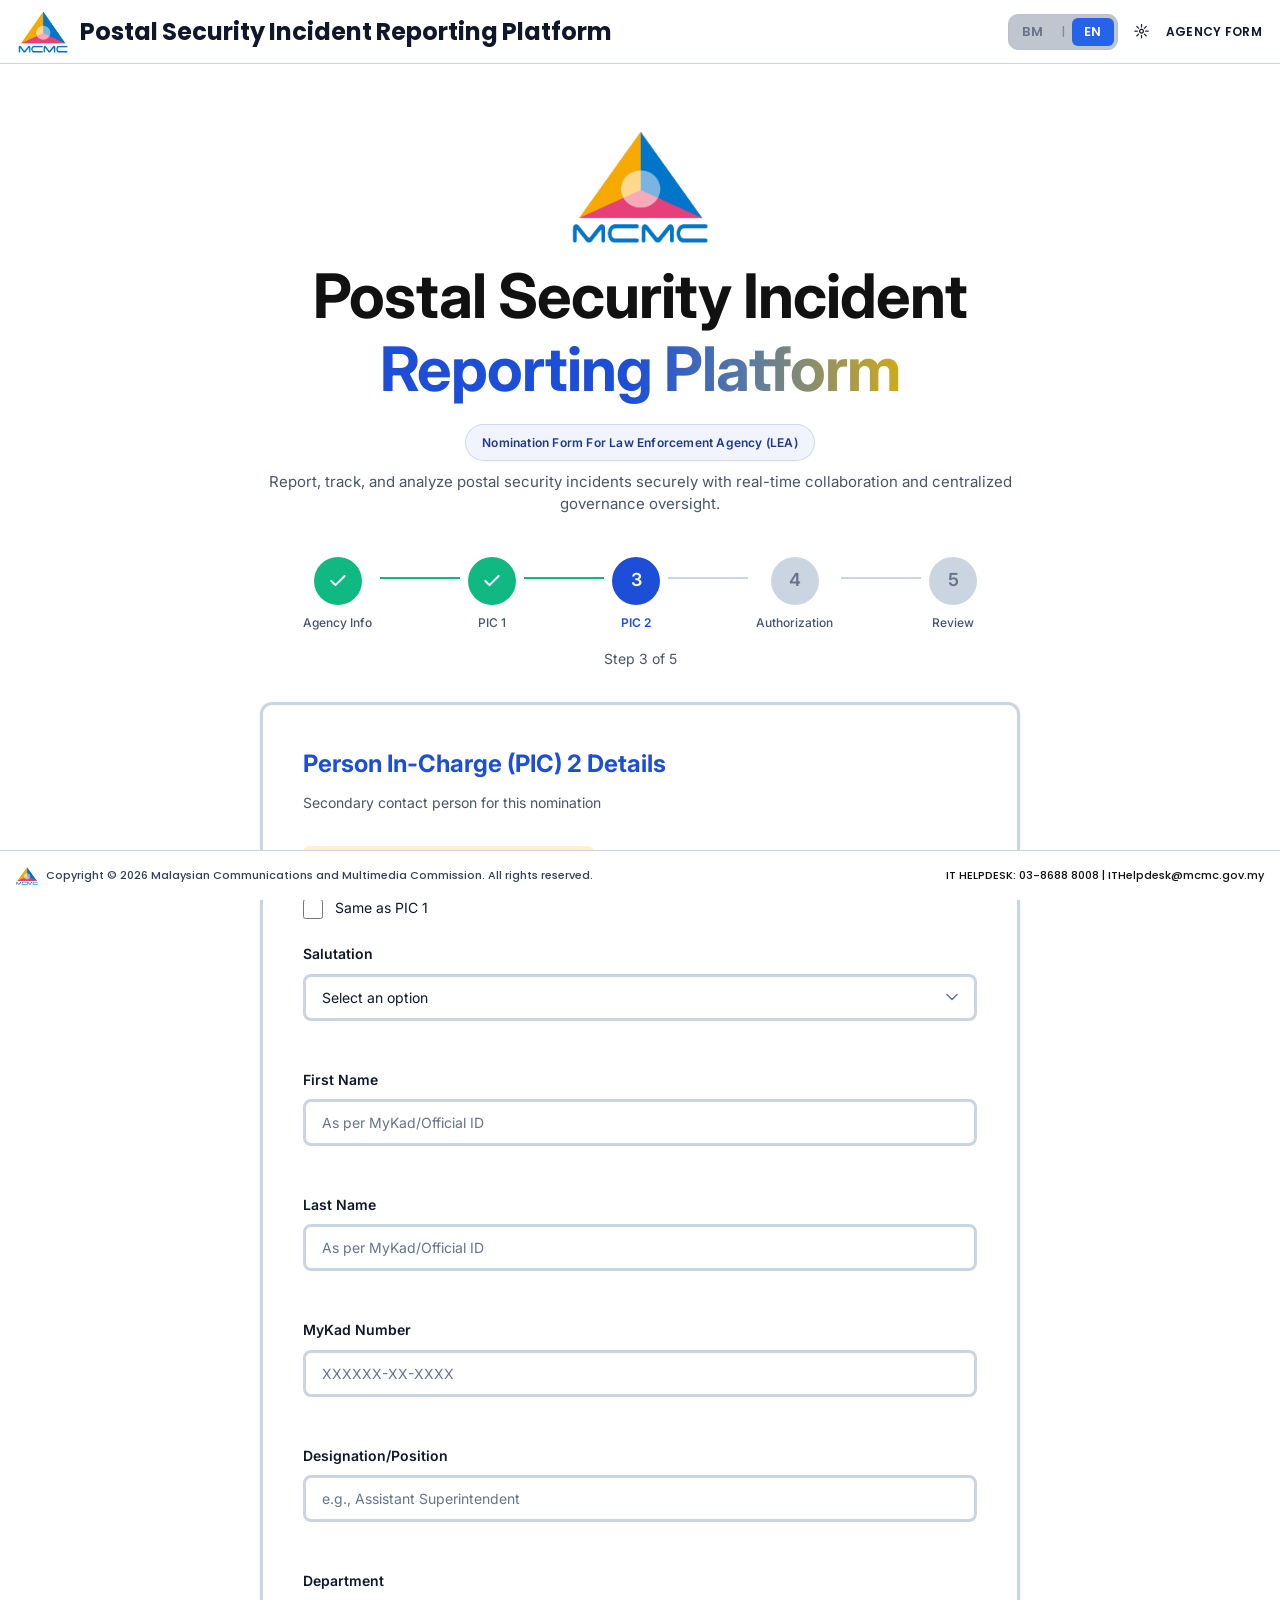
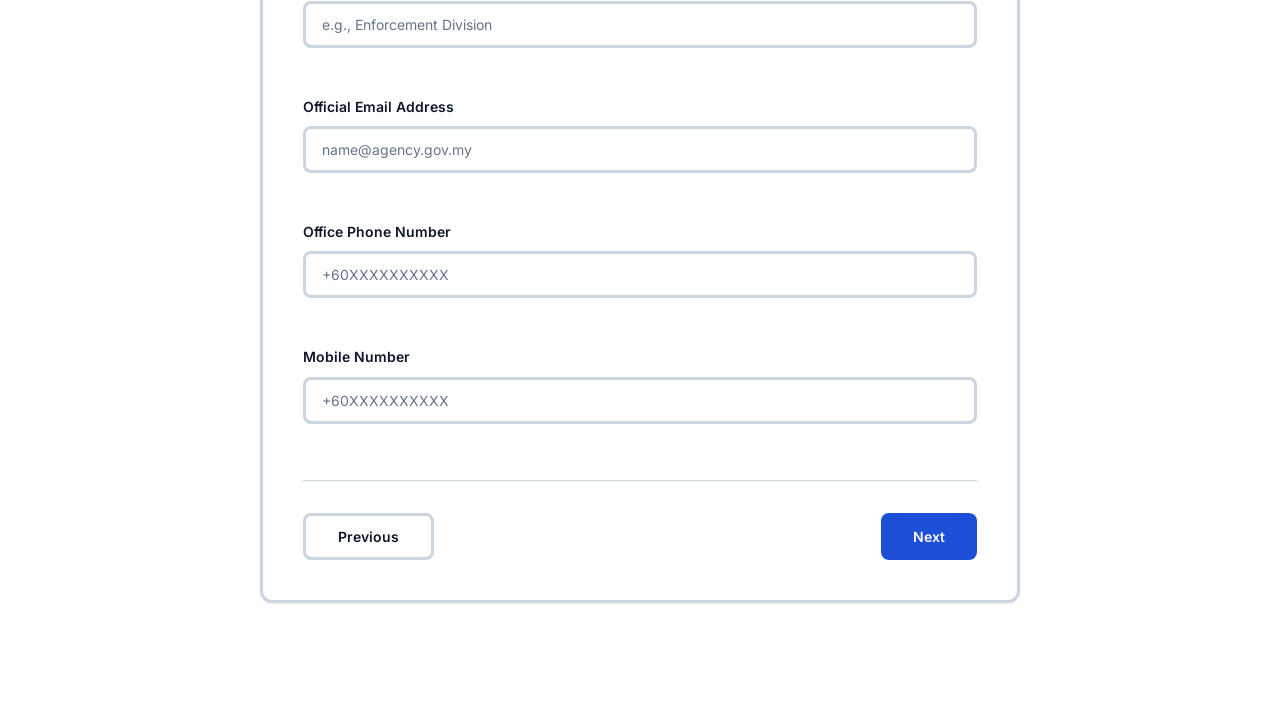
<file: public/pic2.html>
<!DOCTYPE html>
<html lang="en">
<head>
    <meta charset="UTF-8">
    <meta name="viewport" content="width=device-width, initial-scale=1.0">
    <title>PSIRP LEA Nomination Form - MCMC</title>
    <link rel="stylesheet" href="css/nomination.css">
    <link rel="preconnect" href="https://fonts.googleapis.com">
    <link rel="preconnect" href="https://fonts.gstatic.com" crossorigin>
    <link href="https://fonts.googleapis.com/css2?family=Inter:wght@400;500;600;700&display=swap" rel="stylesheet">
</head>
<body>
<nav class="psirp-topbar">
    <div class="psirp-topbar-inner">
        <div class="psirp-brand">
            <img src="images/mcmc-logo.png" alt="MCMC Logo" class="psirp-brand-logo">
            <span class="psirp-brand-title">Postal Security Incident Reporting Platform</span>
        </div>
        <div class="psirp-topbar-actions">
            <button class="lang-toggle" id="langToggle" onclick="toggleLanguage()" aria-label="Language switch">
                <span class="lang-toggle-flag">BM</span>
                <span class="lang-toggle-text">EN</span>
            </button>
            <button class="theme-toggle" id="themeToggle" onclick="toggleTheme()" aria-label="Theme switch">
                <span class="theme-toggle-icon">*</span>
                <span class="theme-toggle-text" aria-hidden="true"></span>
            </button>
<span class="psirp-user-label">AGENCY FORM</span>
</div>
    </div>
</nav>
<div class="container">
        <!-- Header -->
        <header class="header">
            <div class="logo">
                <img src="images/mcmc-logo.png" alt="MCMC Logo" class="logo-image">
            </div>
            <h1 class="main-title" data-translate="mainTitle">POSTAL SECURITY INCIDENT REPORTING PLATFORM</h1>
            <p class="sub-title" data-translate="subTitle">NOMINATION FORM FOR LAW ENFORCEMENT AGENCY (LEA)</p>
            <p class="organization" data-translate="organization">Suruhanjaya Komunikasi dan Multimedia Malaysia (MCMC)</p>
        </header>

        <!-- Progress Stepper -->
        <div class="progress-stepper">
            <div class="step completed">
                <div class="step-circle">
                    <svg width="20" height="20" viewBox="0 0 20 20" fill="none">
                        <path d="M16.6667 5L7.50004 14.1667L3.33337 10" stroke="white" stroke-width="2" stroke-linecap="round" stroke-linejoin="round"/>
                    </svg>
                </div>
                <div class="step-label" data-translate="stepAgency">Agency Info</div>
            </div>
            <div class="step-line completed"></div>
            
            <div class="step completed">
                <div class="step-circle">
                    <svg width="20" height="20" viewBox="0 0 20 20" fill="none">
                        <path d="M16.6667 5L7.50004 14.1667L3.33337 10" stroke="white" stroke-width="2" stroke-linecap="round" stroke-linejoin="round"/>
                    </svg>
                </div>
                <div class="step-label" data-translate="stepPIC1">PIC 1</div>
            </div>
            <div class="step-line completed"></div>
            
            <div class="step active">
                <div class="step-circle">3</div>
                <div class="step-label" data-translate="stepPIC2">PIC 2</div>
            </div>
            <div class="step-line"></div>
            
            <div class="step">
                <div class="step-circle">4</div>
                <div class="step-label" data-translate="stepAuth">Authorization</div>
            </div>
            <div class="step-line"></div>
            
            <div class="step">
                <div class="step-circle">5</div>
                <div class="step-label" data-translate="stepReview">Review</div>
            </div>
        </div>
        <div class="step-counter" data-translate="stepCounter3">Step 3 of 5</div>

        <!-- Main Content -->
        <main class="main-content">
            <div class="form-card">
                <h2 class="form-title" data-translate="pic2Title">Person In Charge 2 (Secondary Contact)</h2>
                <p class="form-subtitle" data-translate="pic2Subtitle">Secondary contact person for this nomination</p>
                <p class="optional-badge" data-translate="pic2Optional">Optional but Recommended</p>
                
                <form id="step3Form" class="nomination-form">
                    <!-- Same as PIC 1 Checkbox -->
                    <div class="form-group">
                        <label class="checkbox-container">
                            <input type="checkbox" id="sameAsPic1" name="sameAsPic1" onchange="copyFromPic1()">
                            <span class="checkbox-label" data-translate="sameAsPic1">Same as Person In Charge 1</span>
                        </label>
                    </div>

                    <!-- Salutation -->
                    <div class="form-group">
                        <label for="pic2Salutation" class="form-label" data-translate="salutation">
                            Salutation
                        </label>
                        <select id="pic2Salutation" name="pic2Salutation" class="form-select">
                            <option value="" data-translate="selectOption">Select an option</option>
                            <option value="Mr">Mr</option>
                            <option value="Ms">Ms</option>
                            <option value="Mrs">Mrs</option>
                            <option value="Dr">Dr</option>
                            <option value="Prof">Prof</option>
                            <option value="Dato'">Dato'</option>
                            <option value="Datin">Datin</option>
                            <option value="Tan Sri">Tan Sri</option>
                            <option value="Puan Sri">Puan Sri</option>
                        </select>
                        <span class="error-message" id="pic2SalutationError"></span>
                    </div>

                    <!-- First Name -->
                    <div class="form-group">
                        <label for="pic2FirstName" class="form-label" data-translate="firstName">
                            First Name
                        </label>
                        <input 
                            type="text" 
                            id="pic2FirstName" 
                            name="pic2FirstName" 
                            class="form-input" 
                            placeholder="Enter first name as per MyKad"
                            data-translate-placeholder="firstNamePlaceholder"
                        >
                        <span class="error-message" id="pic2FirstNameError"></span>
                    </div>

                    <!-- Last Name -->
                    <div class="form-group">
                        <label for="pic2LastName" class="form-label" data-translate="lastName">
                            Last Name
                        </label>
                        <input 
                            type="text" 
                            id="pic2LastName" 
                            name="pic2LastName" 
                            class="form-input" 
                            placeholder="Enter last name as per MyKad"
                            data-translate-placeholder="lastNamePlaceholder"
                        >
                        <span class="error-message" id="pic2LastNameError"></span>
                    </div>

                    <!-- MyKad No. -->
                    <div class="form-group">
                        <label for="pic2MyKad" class="form-label" data-translate="mykadNumber">
                            MyKad No.
                            <span class="hint-text">(Format: XXXXXX-XX-XXXX)</span>
                        </label>
                        <input 
                            type="text" 
                            id="pic2MyKad" 
                            name="pic2MyKad" 
                            class="form-input" 
                            placeholder="XXXXXX-XX-XXXX"
                            data-translate-placeholder="mykadPlaceholder"
                            maxlength="14"
                        >
                        <span class="error-message" id="pic2MyKadError"></span>
                    </div>

                    <!-- Designation/Position -->
                    <div class="form-group">
                        <label for="pic2Designation" class="form-label" data-translate="designation">
                            Designation/Position
                        </label>
                        <input 
                            type="text" 
                            id="pic2Designation" 
                            name="pic2Designation" 
                            class="form-input" 
                            placeholder="Enter job title or position"
                            data-translate-placeholder="designationPlaceholder"
                        >
                        <span class="error-message" id="pic2DesignationError"></span>
                    </div>

                    <!-- Department -->
                    <div class="form-group">
                        <label for="pic2Department" class="form-label" data-translate="departmentLabel">
                            Department
                        </label>
                        <input 
                            type="text" 
                            id="pic2Department" 
                            name="pic2Department" 
                            class="form-input" 
                            placeholder="Enter department name"
                            data-translate-placeholder="departmentPlaceholder"
                        >
                        <span class="error-message" id="pic2DepartmentError"></span>
                    </div>

                    <!-- Official Email -->
                    <div class="form-group">
                        <label for="pic2Email" class="form-label" data-translate="email">
                            Official Email
                            <span class="hint-text" data-translate="emailHint">(.gov.my domain preferred)</span>
                        </label>
                        <input 
                            type="email" 
                            id="pic2Email" 
                            name="pic2Email" 
                            class="form-input" 
                            placeholder="name@agency.gov.my"
                            data-translate-placeholder="emailPlaceholder"
                        >
                        <span class="error-message" id="pic2EmailError"></span>
                    </div>

                    <!-- Office Phone No. -->
                    <div class="form-group">
                        <label for="pic2OfficePhone" class="form-label" data-translate="officeNumber">
                            Office Phone No.
                        </label>
                        <input 
                            type="tel" 
                            id="pic2OfficePhone" 
                            name="pic2OfficePhone" 
                            class="form-input" 
                            placeholder="+60XXXXXXXXXX or 0XXXXXXXXXX"
                            data-translate-placeholder="phonePlaceholder"
                        >
                        <span class="error-message" id="pic2OfficePhoneError"></span>
                    </div>

                    <!-- Mobile Phone No. -->
                    <div class="form-group">
                        <label for="pic2MobilePhone" class="form-label" data-translate="mobileNumber">
                            Mobile Phone No.
                        </label>
                        <input 
                            type="tel" 
                            id="pic2MobilePhone" 
                            name="pic2MobilePhone" 
                            class="form-input" 
                            placeholder="+60XXXXXXXXXX or 0XXXXXXXXXX"
                            data-translate-placeholder="mobilePlaceholder"
                        >
                        <span class="error-message" id="pic2MobilePhoneError"></span>
                    </div>

                    <!-- Navigation Buttons -->
                    <div class="form-actions">
                        <button type="button" class="btn btn-secondary" onclick="previousStep(3)" data-translate="previous">Back</button>
                        <button type="button" class="btn btn-primary" onclick="nextStep(3)" data-translate="next">Next</button>
                    </div>
                </form>
            </div>
        </main>
<!-- Footer -->
<footer class="psirp-bottombar">
    <div class="psirp-bottombar-inner">
        <div class="psirp-bottom-left">
            <img src="images/mcmc-logo.png" alt="MCMC Logo" class="psirp-bottom-logo">
            <p>Copyright &copy; 2026 Malaysian Communications and Multimedia Commission. All rights reserved.</p>
        </div>
        <p class="psirp-helpdesk">IT HELPDESK: 03-8688 8008 | ITHelpdesk@mcmc.gov.my</p>
    </div>
</footer>
    </div>

    <script src="js/nomination.js"></script>
    <script>
        // Load saved data on page load
        document.addEventListener('DOMContentLoaded', function() {
            loadFormData(3);
            
            // Auto-format MyKad input
            document.getElementById('pic2MyKad').addEventListener('input', function(e) {
                let value = e.target.value.replace(/[^\d]/g, '');
                if (value.length > 6) {
                    value = value.slice(0, 6) + '-' + value.slice(6);
                }
                if (value.length > 9) {
                    value = value.slice(0, 9) + '-' + value.slice(9, 13);
                }
                e.target.value = value;
            });
        });

        // Copy data from PIC 1 to PIC 2
        function copyFromPic1() {
            const checkbox = document.getElementById('sameAsPic1');
            const formData = JSON.parse(localStorage.getItem('nominationFormData') || '{}');
            
            if (checkbox.checked && formData.step2) {
                document.getElementById('pic2Salutation').value = formData.step2.pic1Salutation || '';
                document.getElementById('pic2FirstName').value = formData.step2.pic1FirstName || '';
                document.getElementById('pic2LastName').value = formData.step2.pic1LastName || '';
                document.getElementById('pic2MyKad').value = formData.step2.pic1MyKad || '';
                document.getElementById('pic2Designation').value = formData.step2.pic1Designation || '';
                document.getElementById('pic2Department').value = formData.step2.pic1Department || '';
                document.getElementById('pic2Email').value = formData.step2.pic1Email || '';
                document.getElementById('pic2OfficePhone').value = formData.step2.pic1OfficePhone || '';
                document.getElementById('pic2MobilePhone').value = formData.step2.pic1MobilePhone || '';
            } else {
                // Clear all fields if unchecked
                document.getElementById('pic2Salutation').value = '';
                document.getElementById('pic2FirstName').value = '';
                document.getElementById('pic2LastName').value = '';
                document.getElementById('pic2MyKad').value = '';
                document.getElementById('pic2Designation').value = '';
                document.getElementById('pic2Department').value = '';
                document.getElementById('pic2Email').value = '';
                document.getElementById('pic2OfficePhone').value = '';
                document.getElementById('pic2MobilePhone').value = '';
            }
        }

        // Fill demo data
        function fillDemoData() {
            document.getElementById('pic2Salutation').value = 'Ms';
            document.getElementById('pic2FirstName').value = 'Siti Nurhaliza';
            document.getElementById('pic2LastName').value = 'binti Ibrahim';
            document.getElementById('pic2MyKad').value = '850522-10-1234';
            document.getElementById('pic2Designation').value = 'Deputy Superintendent of Police';
            document.getElementById('pic2Department').value = 'Commercial Crime Investigation Department';
            document.getElementById('pic2Email').value = 'siti.nurhaliza@rmp.gov.my';
            document.getElementById('pic2OfficePhone').value = '+60388888802';
            document.getElementById('pic2MobilePhone').value = '+60129876543';
            
            // Save the demo data
            saveFormData(3);
            
            alert('✅ Demo data filled! Click Next to continue.');
        }
    </script>
</body>
</html>
</file>
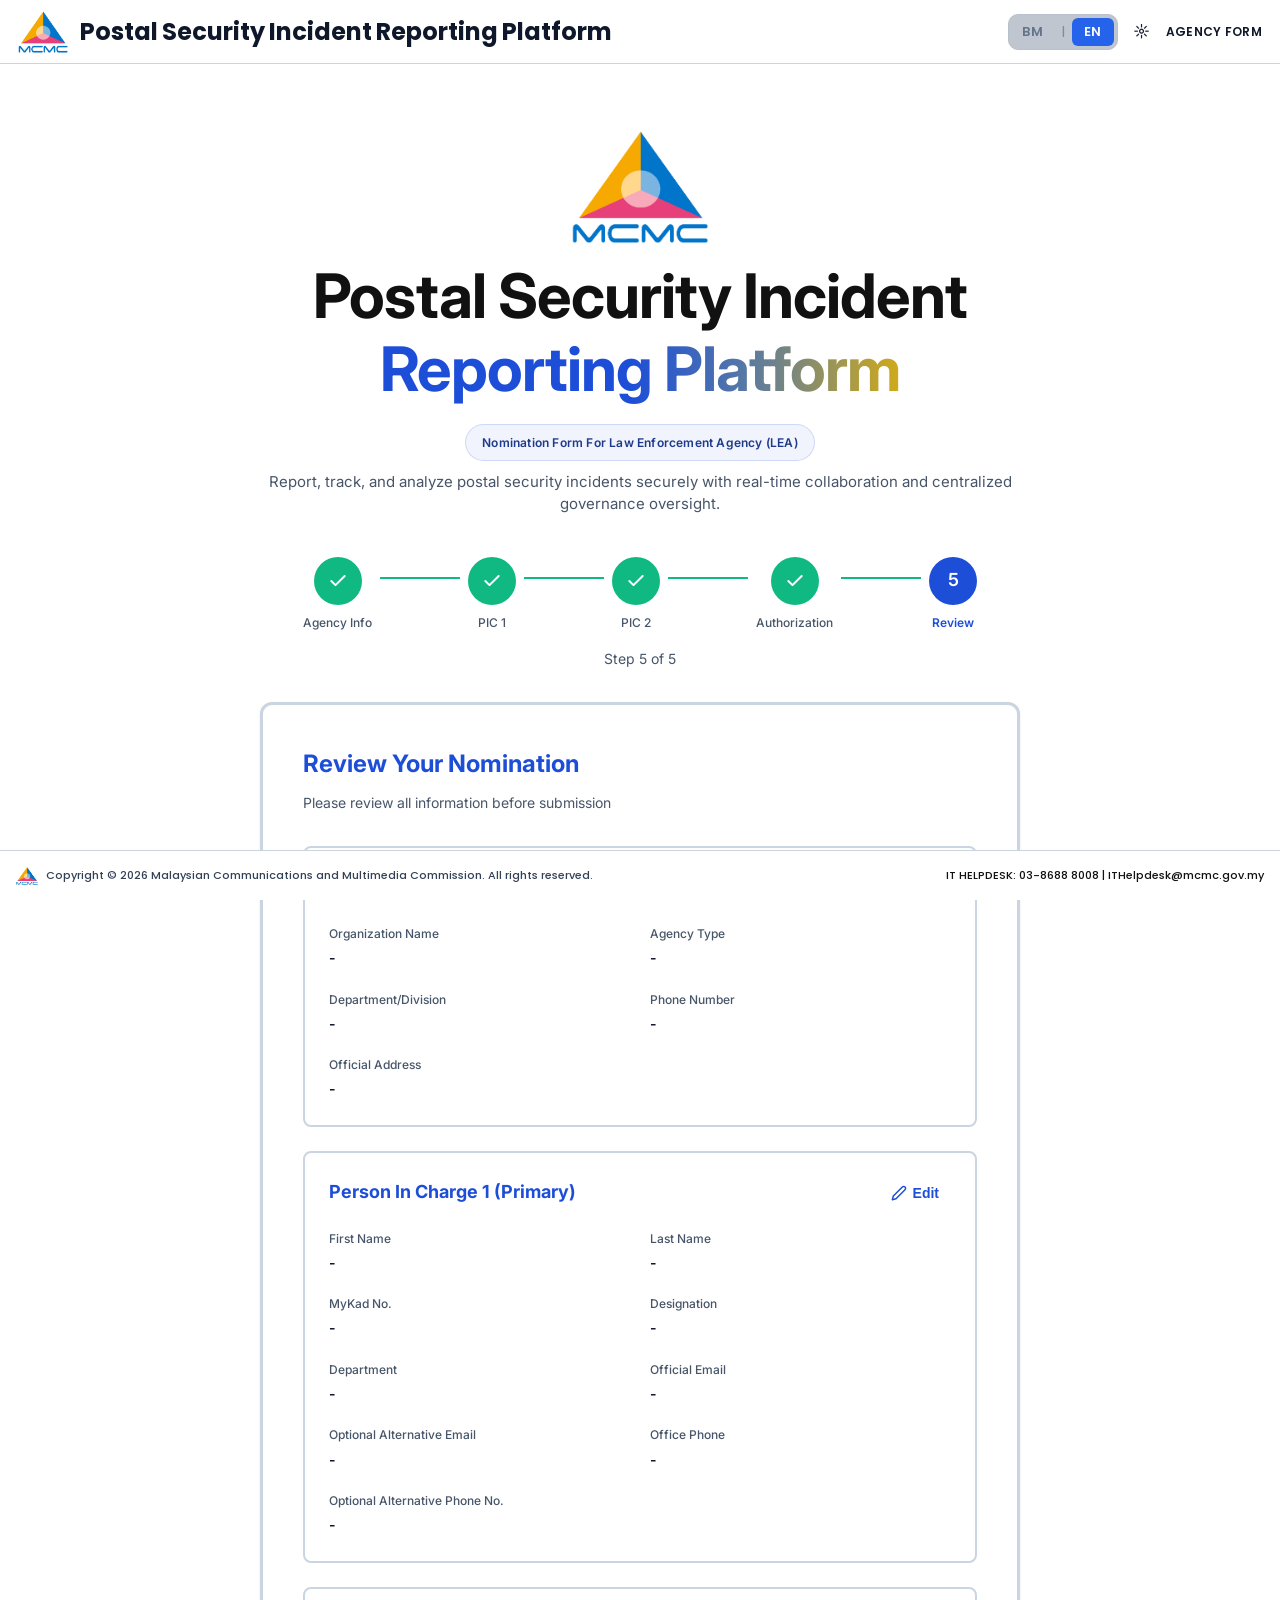
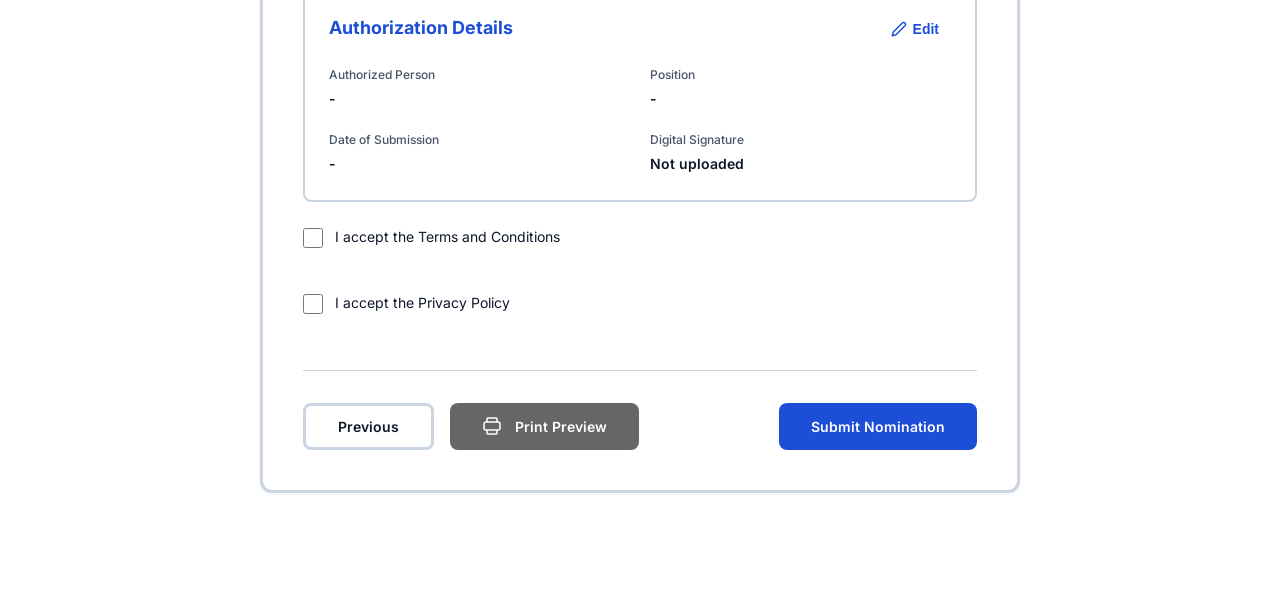
<file: public/review.html>
<!DOCTYPE html>
<html lang="en">
<head>
    <meta charset="UTF-8">
    <meta name="viewport" content="width=device-width, initial-scale=1.0">
    <title>PSIRP LEA Nomination Form - MCMC</title>
    <link rel="stylesheet" href="css/nomination.css">
    <link rel="preconnect" href="https://fonts.googleapis.com">
    <link rel="preconnect" href="https://fonts.gstatic.com" crossorigin>
    <link href="https://fonts.googleapis.com/css2?family=Inter:wght@400;500;600;700&display=swap" rel="stylesheet">
    <style>
        @media print {
            .header, .progress-stepper, .step-counter, .footer, 
            .form-actions, .terms-section, .btn-edit { display: none !important; }
            body { background: white; }
            .form-card { box-shadow: none; padding: 20px; }
            .review-section { page-break-inside: avoid; }
            .form-title { color: #000; }
        }
    </style>
</head>
<body>
<nav class="psirp-topbar">
    <div class="psirp-topbar-inner">
        <div class="psirp-brand">
            <img src="images/mcmc-logo.png" alt="MCMC Logo" class="psirp-brand-logo">
            <span class="psirp-brand-title">Postal Security Incident Reporting Platform</span>
        </div>
        <div class="psirp-topbar-actions">
            <button class="lang-toggle" id="langToggle" onclick="toggleLanguage()" aria-label="Language switch">
                <span class="lang-toggle-flag">BM</span>
                <span class="lang-toggle-text">EN</span>
            </button>
            <button class="theme-toggle" id="themeToggle" onclick="toggleTheme()" aria-label="Theme switch">
                <span class="theme-toggle-icon">*</span>
                <span class="theme-toggle-text" aria-hidden="true"></span>
            </button>
<span class="psirp-user-label">AGENCY FORM</span>
</div>
    </div>
</nav>
<div class="container">
        <!-- Header -->
        <header class="header">
            <div class="logo">
                <img src="images/mcmc-logo.png" alt="MCMC Logo" class="logo-image">
            </div>
            <h1 class="main-title" data-translate="mainTitle">POSTAL SECURITY INCIDENT REPORTING PLATFORM</h1>
            <p class="sub-title" data-translate="subTitle">NOMINATION FORM FOR LAW ENFORCEMENT AGENCY (LEA)</p>
            <p class="organization" data-translate="organization">Suruhanjaya Komunikasi dan Multimedia Malaysia (MCMC)</p>
        </header>

        <!-- Progress Stepper -->
        <div class="progress-stepper">
            <div class="step completed">
                <div class="step-circle">
                    <svg width="20" height="20" viewBox="0 0 20 20" fill="none">
                        <path d="M16.6667 5L7.50004 14.1667L3.33337 10" stroke="white" stroke-width="2" stroke-linecap="round" stroke-linejoin="round"/>
                    </svg>
                </div>
                <div class="step-label" data-translate="stepAgency">Agency Info</div>
            </div>
            <div class="step-line completed"></div>
            
            <div class="step completed">
                <div class="step-circle">
                    <svg width="20" height="20" viewBox="0 0 20 20" fill="none">
                        <path d="M16.6667 5L7.50004 14.1667L3.33337 10" stroke="white" stroke-width="2" stroke-linecap="round" stroke-linejoin="round"/>
                    </svg>
                </div>
                <div class="step-label" data-translate="stepPIC1">PIC 1</div>
            </div>
            <div class="step-line completed"></div>
            
            <div class="step completed">
                <div class="step-circle">
                    <svg width="20" height="20" viewBox="0 0 20 20" fill="none">
                        <path d="M16.6667 5L7.50004 14.1667L3.33337 10" stroke="white" stroke-width="2" stroke-linecap="round" stroke-linejoin="round"/>
                    </svg>
                </div>
                <div class="step-label" data-translate="stepPIC2">PIC 2</div>
            </div>
            <div class="step-line completed"></div>
            
            <div class="step completed">
                <div class="step-circle">
                    <svg width="20" height="20" viewBox="0 0 20 20" fill="none">
                        <path d="M16.6667 5L7.50004 14.1667L3.33337 10" stroke="white" stroke-width="2" stroke-linecap="round" stroke-linejoin="round"/>
                    </svg>
                </div>
                <div class="step-label" data-translate="stepAuth">Authorization</div>
            </div>
            <div class="step-line completed"></div>
            
            <div class="step active">
                <div class="step-circle">5</div>
                <div class="step-label" data-translate="stepReview">Review</div>
            </div>
        </div>
        <div class="step-counter" data-translate="stepCounter5">Step 5 of 5</div>

        <!-- Main Content -->
        <main class="main-content">
            <div class="form-card">
                <h2 class="form-title" data-translate="reviewTitle">Review & Submit</h2>
                <p class="form-subtitle" data-translate="reviewSubtitle">Please review all information before submitting</p>
                
                <form id="step5Form" class="nomination-form">
                    <!-- Agency Information Summary -->
                    <div class="review-section">
                        <div class="review-header">
                            <h3 class="review-title" data-translate="reviewAgencyInfo">Agency Information</h3>
                            <button type="button" class="btn-edit" onclick="editStep(1)">
                                <svg width="16" height="16" viewBox="0 0 16 16" fill="none">
                                    <path d="M11.334 2.00004C11.5091 1.82494 11.7169 1.68605 11.9457 1.59129C12.1745 1.49653 12.4197 1.44775 12.6673 1.44775C12.9149 1.44775 13.1601 1.49653 13.3889 1.59129C13.6177 1.68605 13.8255 1.82494 14.0007 2.00004C14.1758 2.17513 14.3147 2.383 14.4094 2.61178C14.5042 2.84055 14.553 3.08575 14.553 3.33337C14.553 3.58099 14.5042 3.82619 14.4094 4.05497C14.3147 4.28374 14.1758 4.49161 14.0007 4.66671L5.00065 13.6667L1.33398 14.6667L2.33398 11L11.334 2.00004Z" stroke="currentColor" stroke-width="1.5" stroke-linecap="round" stroke-linejoin="round"/>
                                </svg>
                                <span data-translate="editButton">Edit</span>
                            </button>
                        </div>
                        <div class="review-grid">
                            <div class="review-item">
                                <span class="review-label" data-translate="reviewOrgName">Organization Name</span>
                                <span class="review-value" id="review-organizationName">-</span>
                            </div>
                            <div class="review-item">
                                <span class="review-label" data-translate="reviewAgencyType">Agency Type</span>
                                <span class="review-value" id="review-agencyType">-</span>
                            </div>
                            <div class="review-item">
                                <span class="review-label" data-translate="reviewDepartment">Department/Division</span>
                                <span class="review-value" id="review-department">-</span>
                            </div>
                            <div class="review-item">
                                <span class="review-label" data-translate="reviewPhoneNumber">Phone Number</span>
                                <span class="review-value" id="review-phoneNumber">-</span>
                            </div>
                            <div class="review-item full-width">
                                <span class="review-label" data-translate="reviewOfficialAddress">Official Address</span>
                                <span class="review-value" id="review-officialAddress">-</span>
                            </div>
                        </div>
                    </div>

                    <!-- Person In Charge 1 Summary -->
                    <div class="review-section">
                        <div class="review-header">
                            <h3 class="review-title" data-translate="reviewPIC1Title">Person In Charge 1 (Primary)</h3>
                            <button type="button" class="btn-edit" onclick="editStep(2)">
                                <svg width="16" height="16" viewBox="0 0 16 16" fill="none">
                                    <path d="M11.334 2.00004C11.5091 1.82494 11.7169 1.68605 11.9457 1.59129C12.1745 1.49653 12.4197 1.44775 12.6673 1.44775C12.9149 1.44775 13.1601 1.49653 13.3889 1.59129C13.6177 1.68605 13.8255 1.82494 14.0007 2.00004C14.1758 2.17513 14.3147 2.383 14.4094 2.61178C14.5042 2.84055 14.553 3.08575 14.553 3.33337C14.553 3.58099 14.5042 3.82619 14.4094 4.05497C14.3147 4.28374 14.1758 4.49161 14.0007 4.66671L5.00065 13.6667L1.33398 14.6667L2.33398 11L11.334 2.00004Z" stroke="currentColor" stroke-width="1.5" stroke-linecap="round" stroke-linejoin="round"/>
                                </svg>
                                <span data-translate="editButton">Edit</span>
                            </button>
                        </div>
                        <div class="review-grid">
                            <div class="review-item">
                                <span class="review-label" data-translate="reviewFirstName">First Name</span>
                                <span class="review-value" id="review-pic1FirstName">-</span>
                            </div>
                            <div class="review-item">
                                <span class="review-label" data-translate="reviewLastName">Last Name</span>
                                <span class="review-value" id="review-pic1LastName">-</span>
                            </div>
                            <div class="review-item">
                                <span class="review-label" data-translate="reviewMyKad">MyKad No.</span>
                                <span class="review-value" id="review-pic1MyKad">-</span>
                            </div>
                            <div class="review-item">
                                <span class="review-label" data-translate="reviewDesignation">Designation</span>
                                <span class="review-value" id="review-pic1Designation">-</span>
                            </div>
                            <div class="review-item">
                                <span class="review-label" data-translate="reviewDepartmentLabel">Department</span>
                                <span class="review-value" id="review-pic1Department">-</span>
                            </div>
                            <div class="review-item">
                                <span class="review-label" data-translate="reviewEmail">Official Email</span>
                                <span class="review-value" id="review-pic1Email">-</span>
                            </div>
                            <div class="review-item">
                                <span class="review-label" data-translate="reviewAltEmail">Optional Alternative Email</span>
                                <span class="review-value" id="review-pic1AltEmail">-</span>
                            </div>
                            <div class="review-item">
                                <span class="review-label" data-translate="reviewOfficePhone">Office Phone</span>
                                <span class="review-value" id="review-pic1OfficePhone">-</span>
                            </div>
                            <div class="review-item">
                                <span class="review-label" data-translate="reviewAltPhone">Optional Alternative Phone No.</span>
                                <span class="review-value" id="review-pic1MobilePhone">-</span>
                            </div>
                        </div>
                    </div>

                    <!-- Authorization Details Summary -->
                    <div class="review-section">
                        <div class="review-header">
                            <h3 class="review-title" data-translate="reviewAuthTitle">Authorization Details</h3>
                            <button type="button" class="btn-edit" onclick="editStep(4)">
                                <svg width="16" height="16" viewBox="0 0 16 16" fill="none">
                                    <path d="M11.334 2.00004C11.5091 1.82494 11.7169 1.68605 11.9457 1.59129C12.1745 1.49653 12.4197 1.44775 12.6673 1.44775C12.9149 1.44775 13.1601 1.49653 13.3889 1.59129C13.6177 1.68605 13.8255 1.82494 14.0007 2.00004C14.1758 2.17513 14.3147 2.383 14.4094 2.61178C14.5042 2.84055 14.553 3.08575 14.553 3.33337C14.553 3.58099 14.5042 3.82619 14.4094 4.05497C14.3147 4.28374 14.1758 4.49161 14.0007 4.66671L5.00065 13.6667L1.33398 14.6667L2.33398 11L11.334 2.00004Z" stroke="currentColor" stroke-width="1.5" stroke-linecap="round" stroke-linejoin="round"/>
                                </svg>
                                <span data-translate="editButton">Edit</span>
                            </button>
                        </div>
                        <div class="review-grid">
                            <div class="review-item">
                                <span class="review-label" data-translate="reviewAuthPerson">Authorized Person</span>
                                <span class="review-value" id="review-authorizedPersonName">-</span>
                            </div>
                            <div class="review-item">
                                <span class="review-label" data-translate="reviewPosition">Position</span>
                                <span class="review-value" id="review-authorizedPersonPosition">-</span>
                            </div>
                            <div class="review-item">
                                <span class="review-label" data-translate="reviewSubmissionDate">Date of Submission</span>
                                <span class="review-value" id="review-submissionDate">-</span>
                            </div>
                            <div class="review-item">
                                <span class="review-label" data-translate="reviewDigitalSignature">Digital Signature</span>
                                <span class="review-value" id="review-digitalSignature" data-translate="notUploaded">Not uploaded</span>
                            </div>
                        </div>
                    </div>

                    <!-- Terms and Conditions -->
                    <div class="terms-section">
                        <label class="checkbox-container">
                            <input type="checkbox" id="termsConditions" name="termsConditions" required>
                            <span class="checkbox-label" data-translate="acceptTerms">
                                I accept the Terms and Conditions
                                <span class="required">*</span>
                            </span>
                        </label>
                        <span class="error-message" id="termsConditionsError"></span>
                    </div>

                    <div class="terms-section">
                        <label class="checkbox-container">
                            <input type="checkbox" id="privacyPolicy" name="privacyPolicy" required>
                            <span class="checkbox-label" data-translate="acceptPrivacy">
                                I accept the Privacy Policy
                                <span class="required">*</span>
                            </span>
                        </label>
                        <span class="error-message" id="privacyPolicyError"></span>
                    </div>

                    <!-- Navigation Buttons -->
                    <div class="form-actions">
                        <button type="button" class="btn btn-secondary" onclick="previousStep(5)" data-translate="previous">Back</button>
                        <button type="button" class="btn" style="background: #666; color: white;" onclick="printPreview()">
                            <svg width="20" height="20" viewBox="0 0 20 20" fill="none" style="margin-right: 5px;">
                                <path d="M5 5V3C5 2.44772 5.44772 2 6 2H14C14.5523 2 15 2.44772 15 3V5M5 14H4C2.89543 14 2 13.1046 2 12V8C2 6.89543 2.89543 6 4 6H16C17.1046 6 18 6.89543 18 8V12C18 13.1046 17.1046 14 16 14H15M5 14H15M5 14V17C5 17.5523 5.44772 18 6 18H14C14.5523 18 15 17.5523 15 17V14" stroke="white" stroke-width="1.5" stroke-linecap="round"/>
                            </svg>
                            <span data-translate="printPreview">Print Preview</span>
                        </button>
                        <button type="button" class="btn btn-primary" onclick="submitForm()" data-translate="submit">Submit Nomination</button>
                    </div>
                </form>
            </div>
        </main>
<!-- Footer -->
<footer class="psirp-bottombar">
    <div class="psirp-bottombar-inner">
        <div class="psirp-bottom-left">
            <img src="images/mcmc-logo.png" alt="MCMC Logo" class="psirp-bottom-logo">
            <p>Copyright &copy; 2026 Malaysian Communications and Multimedia Commission. All rights reserved.</p>
        </div>
        <p class="psirp-helpdesk">IT HELPDESK: 03-8688 8008 | ITHelpdesk@mcmc.gov.my</p>
    </div>
</footer>
    </div>

    <script src="js/nomination.js"></script>
    <script>
        document.addEventListener('DOMContentLoaded', function() {
            loadReviewData();
        });

        function loadReviewData() {
            const formData = JSON.parse(localStorage.getItem('nominationFormData') || '{}');
            
            // Agency Information
            if (formData.step1) {
                document.getElementById('review-organizationName').textContent = formData.step1.organizationName || '-';
                document.getElementById('review-agencyType').textContent = formData.step1.agencyType || '-';
                document.getElementById('review-department').textContent = formData.step1.department || '-';
                document.getElementById('review-phoneNumber').textContent = formData.step1.phoneNumber || '-';
                document.getElementById('review-officialAddress').textContent = formData.step1.officialAddress || '-';
            }
            
            // Person In Charge 1
            if (formData.step2) {
                document.getElementById('review-pic1FirstName').textContent = formData.step2.pic1FirstName || '-';
                document.getElementById('review-pic1LastName').textContent = formData.step2.pic1LastName || '-';
                document.getElementById('review-pic1MyKad').textContent = formData.step2.pic1MyKad || '-';
                document.getElementById('review-pic1Designation').textContent = formData.step2.pic1Designation || '-';
                document.getElementById('review-pic1Department').textContent = formData.step2.pic1Department || '-';
                document.getElementById('review-pic1Email').textContent = formData.step2.pic1Email || '-';
                document.getElementById('review-pic1AltEmail').textContent = formData.step2.pic1AltEmail || '-';
                document.getElementById('review-pic1OfficePhone').textContent = formData.step2.pic1OfficePhone || '-';
                document.getElementById('review-pic1MobilePhone').textContent = formData.step2.pic1MobilePhone || '-';
            }
            
            // Authorization Details
            if (formData.step4) {
                document.getElementById('review-authorizedPersonName').textContent = formData.step4.authorizedPersonName || '-';
                document.getElementById('review-authorizedPersonPosition').textContent = formData.step4.authorizedPersonPosition || '-';
                document.getElementById('review-submissionDate').textContent = formData.step4.submissionDate || '-';
                document.getElementById('review-digitalSignature').textContent = formData.step4.digitalSignature || 'Not uploaded';
            }
        }

        function editStep(stepNumber) {
            window.location.href = 'agency.html';
        }

        function submitForm() {
            const termsChecked = document.getElementById('termsConditions').checked;
            const privacyChecked = document.getElementById('privacyPolicy').checked;
            
            if (!termsChecked) {
                document.getElementById('termsConditionsError').textContent = 'You must accept the Terms and Conditions';
                return;
            }
            
            if (!privacyChecked) {
                document.getElementById('privacyPolicyError').textContent = 'You must accept the Privacy Policy';
                return;
            }
            
            // Clear error messages
            document.getElementById('termsConditionsError').textContent = '';
            document.getElementById('privacyPolicyError').textContent = '';
            
            // Generate reference number
            const refNumber = 'LEA-' + new Date().getFullYear() + '-' + Math.floor(Math.random() * 90000 + 10000);
            localStorage.setItem('referenceNumber', refNumber);
            
            // Redirect to success page
            window.location.href = 'success.html';
        }

        function printPreview() {
            window.print();
        }
    </script>
</body>
</html>
</file>
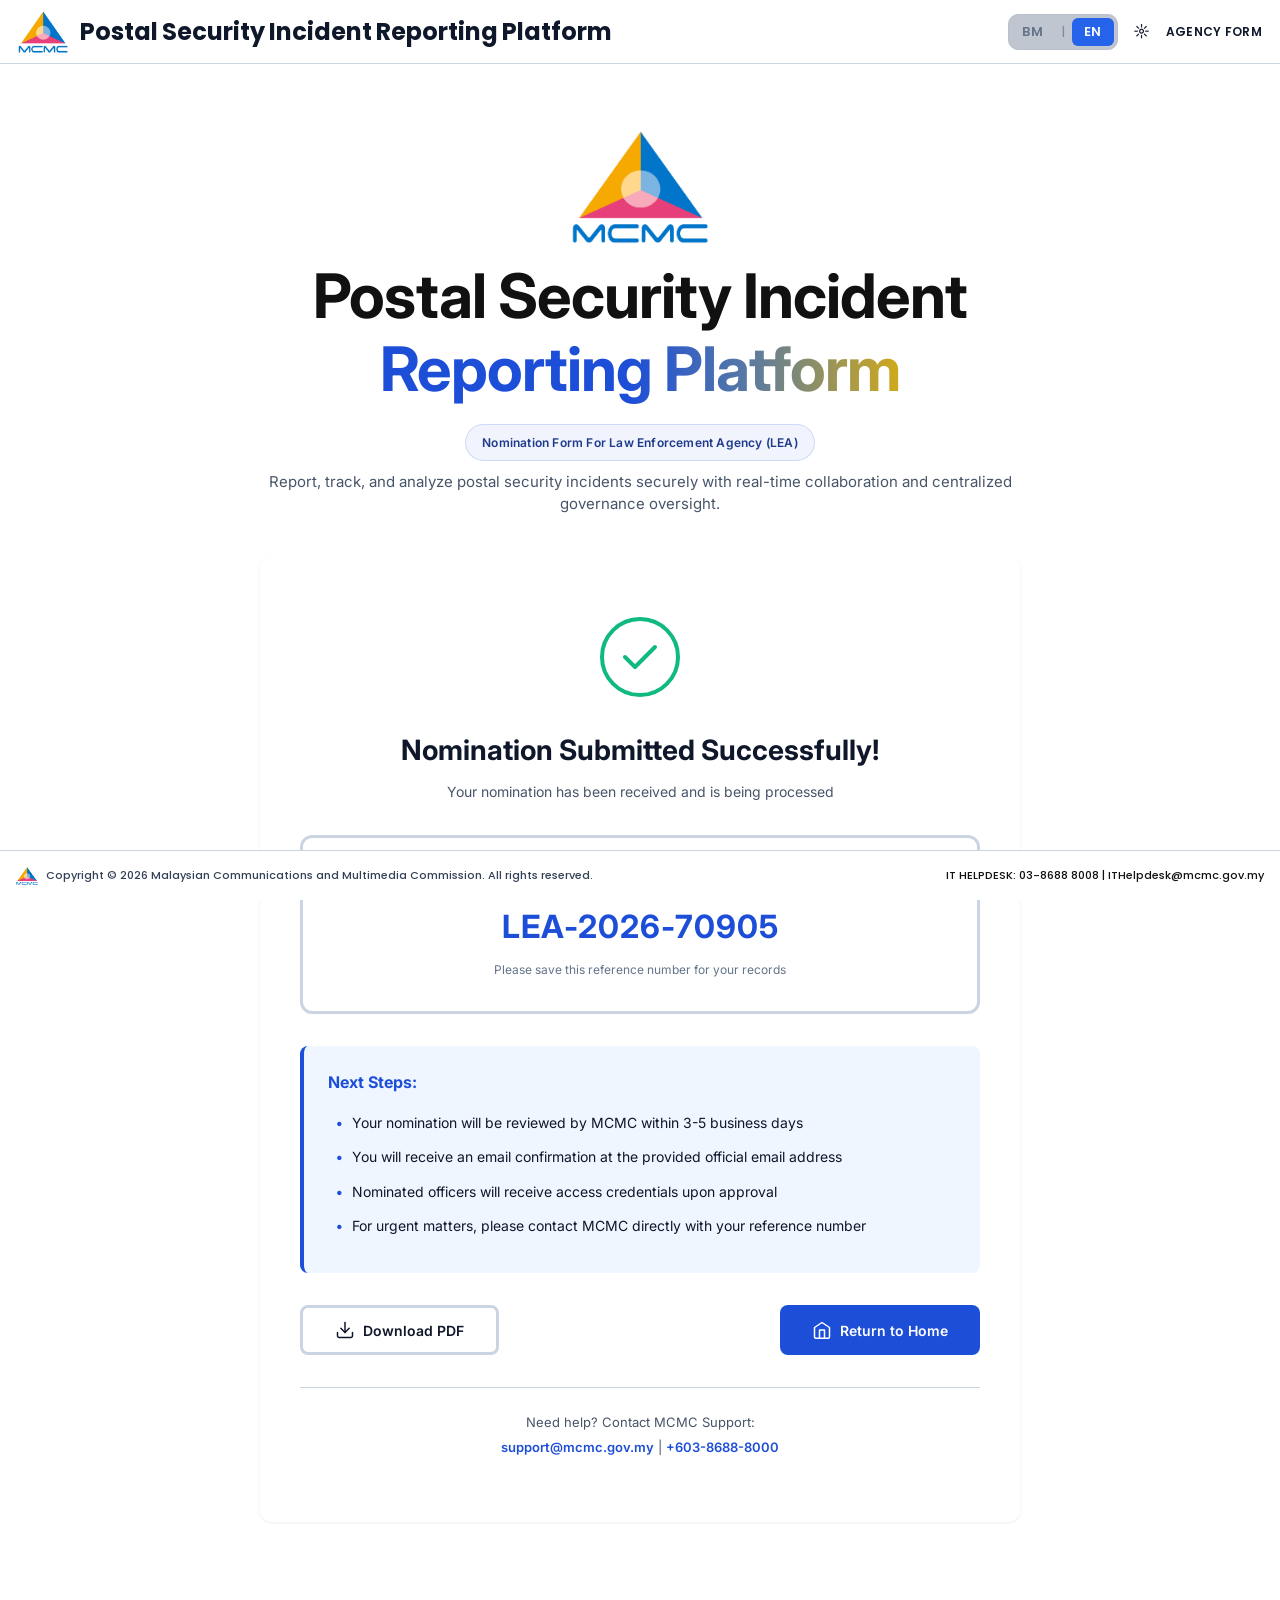
<file: public/success.html>
<!DOCTYPE html>
<html lang="en">
<head>
    <meta charset="UTF-8">
    <meta name="viewport" content="width=device-width, initial-scale=1.0">
    <title>Nomination Submitted - MCMC</title>
    <link rel="stylesheet" href="css/nomination.css">
    <link rel="preconnect" href="https://fonts.googleapis.com">
    <link rel="preconnect" href="https://fonts.gstatic.com" crossorigin>
    <link href="https://fonts.googleapis.com/css2?family=Inter:wght@400;500;600;700&display=swap" rel="stylesheet">
</head>
<body>
<nav class="psirp-topbar">
    <div class="psirp-topbar-inner">
        <div class="psirp-brand">
            <img src="images/mcmc-logo.png" alt="MCMC Logo" class="psirp-brand-logo">
            <span class="psirp-brand-title">Postal Security Incident Reporting Platform</span>
        </div>
        <div class="psirp-topbar-actions">
            <button class="lang-toggle" id="langToggle" onclick="toggleLanguage()" aria-label="Language switch">
                <span class="lang-toggle-flag">BM</span>
                <span class="lang-toggle-text">EN</span>
            </button>
            <button class="theme-toggle" id="themeToggle" onclick="toggleTheme()" aria-label="Theme switch">
                <span class="theme-toggle-icon">*</span>
                <span class="theme-toggle-text" aria-hidden="true"></span>
            </button>
<span class="psirp-user-label">AGENCY FORM</span>
</div>
    </div>
</nav>
<div class="container">
        <!-- Header -->
        <header class="header">
            <div class="logo">
                <img src="images/mcmc-logo.png" alt="MCMC Logo" class="logo-image">
            </div>
            <h1 class="main-title" data-translate="mainTitle">POSTAL SECURITY INCIDENT REPORTING PLATFORM</h1>
            <p class="sub-title" data-translate="subTitle">NOMINATION FORM FOR LAW ENFORCEMENT AGENCY (LEA)</p>
            <p class="organization" data-translate="organization">Suruhanjaya Komunikasi dan Multimedia Malaysia (MCMC)</p>
        </header>

        <!-- Main Content -->
        <main class="main-content">
            <div class="success-container">
                <div class="success-icon">
                    <svg width="80" height="80" viewBox="0 0 80 80" fill="none">
                        <circle cx="40" cy="40" r="38" stroke="#10B981" stroke-width="4"/>
                        <path d="M25 40L35 50L55 30" stroke="#10B981" stroke-width="4" stroke-linecap="round" stroke-linejoin="round"/>
                    </svg>
                </div>
                
                <h1 class="success-title" data-translate="successTitle">Nomination Submitted Successfully</h1>
                <p class="success-subtitle" data-translate="successSubtitle">Your LEA Officer Nomination has been received and is being processed</p>
                
                <div class="reference-box">
                    <p class="reference-label" data-translate="referenceNumber">Reference Number</p>
                    <h2 class="reference-number" id="referenceNumber">LEA-2026-70905</h2>
                    <p class="reference-note" data-translate="referenceNote">Please save this reference number for your records</p>
                </div>
                
                <div class="next-steps-box">
                    <h3 class="next-steps-title" data-translate="nextStepsTitle">Next Steps:</h3>
                    <ul class="next-steps-list">
                        <li data-translate="nextStep1">Your nomination will be reviewed by MCMC within 3-5 business days</li>
                        <li data-translate="nextStep2">You will receive an email confirmation at the provided official email address</li>
                        <li data-translate="nextStep3">Nominated officers will receive access credentials upon approval</li>
                        <li data-translate="nextStep4">For urgent matters, please contact MCMC directly with your reference number</li>
                    </ul>
                </div>
                
                <div class="success-actions">
                    <button type="button" class="btn btn-secondary" onclick="downloadPDF()">
                        <svg width="20" height="20" viewBox="0 0 20 20" fill="none">
                            <path d="M17.5 12.5V15.8333C17.5 16.2754 17.3244 16.6993 17.0118 17.0118C16.6993 17.3244 16.2754 17.5 15.8333 17.5H4.16667C3.72464 17.5 3.30072 17.3244 2.98816 17.0118C2.67559 16.6993 2.5 16.2754 2.5 15.8333V12.5" stroke="currentColor" stroke-width="1.5" stroke-linecap="round" stroke-linejoin="round"/>
                            <path d="M5.83301 8.33331L9.99967 12.5L14.1663 8.33331" stroke="currentColor" stroke-width="1.5" stroke-linecap="round" stroke-linejoin="round"/>
                            <path d="M10 12.5V2.5" stroke="currentColor" stroke-width="1.5" stroke-linecap="round" stroke-linejoin="round"/>
                        </svg>
                        <span data-translate="downloadPDF">Download PDF</span>
                    </button>
                    <button type="button" class="btn btn-primary" onclick="returnHome()">
                        <svg width="20" height="20" viewBox="0 0 20 20" fill="none">
                            <path d="M2.5 7.5L10 2.5L17.5 7.5V16.6667C17.5 17.1087 17.3244 17.5326 17.0118 17.8452C16.6993 18.1577 16.2754 18.3333 15.8333 18.3333H4.16667C3.72464 18.3333 3.30072 18.1577 2.98816 17.8452C2.67559 17.5326 2.5 17.1087 2.5 16.6667V7.5Z" stroke="white" stroke-width="1.5" stroke-linecap="round" stroke-linejoin="round"/>
                            <path d="M7.5 18.3333V10H12.5V18.3333" stroke="white" stroke-width="1.5" stroke-linecap="round" stroke-linejoin="round"/>
                        </svg>
                        <span data-translate="returnHome">Return to Home</span>
                    </button>
                </div>
                
                <div class="support-info">
                    <p data-translate="needHelp">Need help? Contact MCMC Support:</p>
                    <p>
                        <a href="mailto:support@mcmc.gov.my" class="support-link">support@mcmc.gov.my</a> | 
                        <a href="tel:+60386888000" class="support-link">+603-8688-8000</a>
                    </p>
                </div>
            </div>
        </main>
<!-- Footer -->
<footer class="psirp-bottombar">
    <div class="psirp-bottombar-inner">
        <div class="psirp-bottom-left">
            <img src="images/mcmc-logo.png" alt="MCMC Logo" class="psirp-bottom-logo">
            <p>Copyright &copy; 2026 Malaysian Communications and Multimedia Commission. All rights reserved.</p>
        </div>
        <p class="psirp-helpdesk">IT HELPDESK: 03-8688 8008 | ITHelpdesk@mcmc.gov.my</p>
    </div>
</footer>
    </div>

    <script src="js/nomination.js"></script>
    <script>
        document.addEventListener('DOMContentLoaded', function() {
            // Load reference number from localStorage
            const refNumber = localStorage.getItem('referenceNumber') || 'LEA-2026-70905';
            document.getElementById('referenceNumber').textContent = refNumber;
        });

        function downloadPDF() {
            // Create printable content
            const formData = JSON.parse(localStorage.getItem('nominationFormData') || '{}');
            const refNumber = localStorage.getItem('referenceNumber') || 'LEA-2026-70905';
            const submissionDate = new Date().toLocaleString('en-MY', { 
                year: 'numeric', 
                month: 'long', 
                day: 'numeric',
                hour: '2-digit',
                minute: '2-digit'
            });

            // Create print window
            const printWindow = window.open('', '_blank');
            printWindow.document.write(`
<!DOCTYPE html>
<html>
<head>
    <meta charset="UTF-8">
    <title>LEA Nomination Form - ${refNumber}</title>
    <style>
        @page {
            size: A4;
            margin: 2cm;
        }
        * {
            margin: 0;
            padding: 0;
            box-sizing: border-box;
        }
        body {
            font-family: Arial, sans-serif;
            font-size: 11pt;
            line-height: 1.5;
            color: #000;
            background-color: #fff;
            padding: 20px;
        }
        .header {
            text-align: center;
            margin-bottom: 30px;
            border-bottom: 3px solid #003E7E;
            padding-bottom: 20px;
        }
        .logo {
            width: 60px;
            height: 60px;
            background: #003E7E;
            color: white;
            border-radius: 50%;
            display: inline-flex;
            align-items: center;
            justify-content: center;
            font-weight: bold;
            font-size: 18px;
            margin-bottom: 10px;
        }
        h1 {
            font-size: 16pt;
            color: #003E7E;
            margin-bottom: 5px;
        }
        h2 {
            font-size: 11pt;
            color: #666;
            font-weight: normal;
            margin-bottom: 3px;
        }
        .ref-box {
            background: #f0f4f8;
            border: 2px solid #003E7E;
            padding: 15px;
            text-align: center;
            margin: 20px 0;
        }
        .ref-number {
            font-size: 18pt;
            font-weight: bold;
            color: #003E7E;
            letter-spacing: 2px;
        }
        .section {
            margin-bottom: 25px;
            page-break-inside: avoid;
        }
        .section-title {
            background: #003E7E;
            color: white;
            padding: 8px 12px;
            font-size: 12pt;
            font-weight: bold;
            margin-bottom: 10px;
        }
        .field-group {
            display: grid;
            grid-template-columns: 1fr 1fr;
            gap: 15px;
            margin-bottom: 15px;
        }
        .field {
            margin-bottom: 10px;
        }
        .field-label {
            font-weight: bold;
            color: #666;
            font-size: 9pt;
            margin-bottom: 3px;
        }
        .field-value {
            color: #000;
            font-size: 11pt;
            border-bottom: 1px solid #ddd;
            padding-bottom: 3px;
        }
        .full-width {
            grid-column: 1 / -1;
        }
        .footer {
            margin-top: 40px;
            padding-top: 20px;
            border-top: 2px solid #ddd;
            font-size: 9pt;
            color: #666;
            text-align: center;
        }
        .timestamp {
            text-align: right;
            font-size: 9pt;
            color: #666;
            margin-bottom: 20px;
        }
        @media print {
            body { padding: 0; }
            .no-print { display: none; }
        }
    </style>
</head>
<body>
    <div class="header">
        <img src="images/mcmc-logo.png" alt="MCMC Logo" style="width: 150px; height: auto; margin-bottom: 10px;">
        <h1>POSTAL SECURITY INCIDENT REPORTING PLATFORM</h1>
        <h2>NOMINATION FORM FOR LAW ENFORCEMENT AGENCY (LEA)</h2>
        <h2>Suruhanjaya Komunikasi dan Multimedia Malaysia (MCMC)</h2>
    </div>

    <div class="timestamp">
        <strong>Submission Date:</strong> ${submissionDate}
    </div>

    <div class="ref-box">
        <div style="font-size: 10pt; color: #666; margin-bottom: 5px;">Reference Number</div>
        <div class="ref-number">${refNumber}</div>
    </div>

    <div class="section">
        <div class="section-title">Agency Information</div>
        <div class="field-group">
            <div class="field">
                <div class="field-label">Organization Name</div>
                <div class="field-value">${formData.step1?.organizationName || '-'}</div>
            </div>
            <div class="field">
                <div class="field-label">Agency Type</div>
                <div class="field-value">${formData.step1?.agencyType || '-'}</div>
            </div>
            <div class="field">
                <div class="field-label">Department/Division</div>
                <div class="field-value">${formData.step1?.department || '-'}</div>
            </div>
            <div class="field">
                <div class="field-label">Phone Number</div>
                <div class="field-value">${formData.step1?.phoneNumber || '-'}</div>
            </div>
            <div class="field">
                <div class="field-label">Fax Number</div>
                <div class="field-value">${formData.step1?.faxNumber || '-'}</div>
            </div>
        </div>
        <div class="field full-width">
            <div class="field-label">Official Address</div>
            <div class="field-value">${(formData.step1?.officialAddress || '-').replace(/\n/g, '<br>')}</div>
        </div>
    </div>

    <div class="section">
        <div class="section-title">Person In Charge 1 (Primary Contact)</div>
        <div class="field-group">
            <div class="field">
                <div class="field-label">Name</div>
                <div class="field-value">${(formData.step2?.pic1Salutation || '') + ' ' + (formData.step2?.pic1FirstName || '') + ' ' + (formData.step2?.pic1LastName || '-')}</div>
            </div>
            <div class="field">
                <div class="field-label">MyKad No.</div>
                <div class="field-value">${formData.step2?.pic1MyKad || '-'}</div>
            </div>
            <div class="field">
                <div class="field-label">Designation/Position</div>
                <div class="field-value">${formData.step2?.pic1Designation || '-'}</div>
            </div>
            <div class="field">
                <div class="field-label">Department</div>
                <div class="field-value">${formData.step2?.pic1Department || '-'}</div>
            </div>
            <div class="field">
                <div class="field-label">Official Email</div>
                <div class="field-value">${formData.step2?.pic1Email || '-'}</div>
            </div>
            <div class="field">
                <div class="field-label">Optional Alternative Email</div>
                <div class="field-value">${formData.step2?.pic1AltEmail || '-'}</div>
            </div>
            <div class="field">
                <div class="field-label">Office Phone No.</div>
                <div class="field-value">${formData.step2?.pic1OfficePhone || '-'}</div>
            </div>
            <div class="field">
                <div class="field-label">Optional Alternative Phone No.</div>
                <div class="field-value">${formData.step2?.pic1MobilePhone || '-'}</div>
            </div>
        </div>
    </div>

    ${formData.step3?.pic2FirstName || formData.step3?.pic2LastName ? `
    <div class="section">
        <div class="section-title">Person In Charge 2 (Secondary Contact)</div>
        <div class="field-group">
            <div class="field">
                <div class="field-label">Name</div>
                <div class="field-value">${(formData.step3?.pic2Salutation || '') + ' ' + (formData.step3?.pic2FirstName || '') + ' ' + (formData.step3?.pic2LastName || '-')}</div>
            </div>
            <div class="field">
                <div class="field-label">MyKad No.</div>
                <div class="field-value">${formData.step3?.pic2MyKad || '-'}</div>
            </div>
            <div class="field">
                <div class="field-label">Designation/Position</div>
                <div class="field-value">${formData.step3?.pic2Designation || '-'}</div>
            </div>
            <div class="field">
                <div class="field-label">Department</div>
                <div class="field-value">${formData.step3?.pic2Department || '-'}</div>
            </div>
            <div class="field">
                <div class="field-label">Official Email</div>
                <div class="field-value">${formData.step3?.pic2Email || '-'}</div>
            </div>
            <div class="field">
                <div class="field-label">Office Phone No.</div>
                <div class="field-value">${formData.step3?.pic2OfficePhone || '-'}</div>
            </div>
            <div class="field">
                <div class="field-label">Mobile Phone No.</div>
                <div class="field-value">${formData.step3?.pic2MobilePhone || '-'}</div>
            </div>
        </div>
    </div>
    ` : ''}

    <div class="section">
        <div class="section-title">Authorization Details</div>
        <div class="field-group">
            <div class="field">
                <div class="field-label">Authorized Person Name</div>
                <div class="field-value">${formData.step4?.authorizedPersonName || '-'}</div>
            </div>
            <div class="field">
                <div class="field-label">Authorized Person Position</div>
                <div class="field-value">${formData.step4?.authorizedPersonPosition || '-'}</div>
            </div>
            <div class="field">
                <div class="field-label">Date of Submission</div>
                <div class="field-value">${formData.step4?.submissionDate || '-'}</div>
            </div>
            <div class="field">
                <div class="field-label">Digital Signature</div>
                <div class="field-value">${formData.step4?.digitalSignature || 'Not uploaded'}</div>
            </div>
            <div class="field">
                <div class="field-label">Organization Stamp</div>
                <div class="field-value">${formData.step4?.organizationStamp || 'Not uploaded'}</div>
            </div>
        </div>
    </div>

    <div class="footer">
        <p><strong>Suruhanjaya Komunikasi dan Multimedia Malaysia (MCMC)</strong></p>
        <p>MCMC Tower 1, Jalan IMPACT, Cyber 6, 63000 Cyberjaya, Selangor Darul Ehsan</p>
        <p>Tel: 03-8688 8000 | Email: support@mcmc.gov.my | Website: www.mcmc.gov.my</p>
        <p style="margin-top: 10px; font-size: 8pt;">
            This is a computer-generated document. Please save this reference number: <strong>${refNumber}</strong>
        </p>
        <p style="margin-top: 10px; font-size: 8pt;">
            Generated on: ${submissionDate}
        </p>
    </div>

    <div class="no-print" style="text-align: center; margin-top: 30px; page-break-before: always;">
        <button onclick="window.print()" style="background: #003E7E; color: white; border: none; padding: 12px 30px; font-size: 14pt; border-radius: 5px; cursor: pointer; margin: 10px;">
            🖨️ Print / Save as PDF
        </button>
        <button onclick="window.close()" style="background: #666; color: white; border: none; padding: 12px 30px; font-size: 14pt; border-radius: 5px; cursor: pointer; margin: 10px;">
            Close
        </button>
    </div>
</body>
</html>
            `);
            printWindow.document.close();
            
            // Auto-print after short delay
            setTimeout(() => {
                printWindow.focus();
                printWindow.print();
            }, 500);
        }

        function returnHome() {
            // Clear form data
            if (confirm('Return to home? This will clear your form data.')) {
                localStorage.removeItem('nominationFormData');
                localStorage.removeItem('referenceNumber');
                window.location.href = 'agency.html';
            }
        }
    </script>
</body>
</html>
</file>
<file: public/css/nomination.css>
@import url('https://fonts.googleapis.com/css2?family=Poppins:wght@400;500;600;700&display=swap');

/* ===========================
   CSS Reset & Base Styles
   =========================== */
* {
    margin: 0;
    padding: 0;
    box-sizing: border-box;
}

:root {
    /* Light Mode Colors */
    --primary-blue: #1D4ED8;
    --primary-blue-dark: #1E40AF;
    --secondary-blue: #F1F5F9;
    --success-green: #10B981;
    --warning-orange: #F59E0B;
    --error-red: #EF4444;
    --text-dark: #0F172A;
    --text-gray: #475569;
    --text-light: #64748B;
    --border-gray: #CBD5E1;
    --bg-light: #FFFFFF;
    --white: #FFFFFF;
    --card-bg: #FFFFFF;
    --input-bg: #FFFFFF;
    --shadow: rgba(15, 23, 42, 0.08);
    --badge-bg: #FEF3C7;
    --info-box-bg: #EFF6FF;
    --nav-bg: #FFFFFF;
    --nav-border: #CBD5E1;
    --nav-title: #0F172A;
    --nav-text: #334155;
    --nav-control-bg: #FFFFFF;
    --nav-control-border: #CBD5E1;
    --nav-control-text: #0F172A;
    --lang-toggle-bg: #BFC6D0;
    --lang-toggle-border: #B8C0CA;
    --lang-toggle-inactive: #64748B;
    --lang-toggle-separator: #7C8DA2;
}

[data-theme="dark"] {
    /* Dark Mode Colors */
    --primary-blue: #3B82F6;
    --primary-blue-dark: #2563EB;
    --secondary-blue: #111827;
    --success-green: #10B981;
    --warning-orange: #F59E0B;
    --error-red: #EF4444;
    --text-dark: #F8FAFC;
    --text-gray: #CBD5E1;
    --text-light: #94A3B8;
    --border-gray: #1F2937;
    --bg-light: #000000;
    --white: #0B0B0B;
    --card-bg: #0B0B0B;
    --input-bg: #111111;
    --shadow: rgba(0, 0, 0, 0.45);
    --badge-bg: #3F2A00;
    --info-box-bg: #0F172A;
    --nav-bg: #020617;
    --nav-border: #1E293B;
    --nav-title: #E2E8F0;
    --nav-text: #CBD5E1;
    --nav-control-bg: #111827;
    --nav-control-border: #334155;
    --nav-control-text: #E2E8F0;
    --lang-toggle-bg: #334155;
    --lang-toggle-border: #3F4B5F;
    --lang-toggle-inactive: #94A3B8;
    --lang-toggle-separator: #94A3B8;
}

body {
    font-family: 'Inter', -apple-system, BlinkMacSystemFont, 'Segoe UI', Roboto, Oxygen, Ubuntu, Cantarell, sans-serif;
    background-color: var(--bg-light);
    color: var(--text-dark);
    line-height: 1.6;
    font-size: 16px;
    transition: background-color 0.3s ease, color 0.3s ease;
    min-height: 100vh;
    padding-bottom: 56px;
}

.psirp-topbar {
    position: sticky;
    top: 0;
    z-index: 1100;
    background: var(--nav-bg);
    border-bottom: 1px solid var(--nav-border);
    height: 64px;
    font-family: 'Poppins', 'Inter', -apple-system, BlinkMacSystemFont, 'Segoe UI', sans-serif;
}

.psirp-topbar-inner {
    max-width: 100%;
    margin: 0 auto;
    height: 64px;
    padding: 0 18px;
    display: flex;
    align-items: center;
    justify-content: space-between;
    gap: 16px;
}

.psirp-brand {
    display: flex;
    align-items: center;
    gap: 12px;
    min-width: 0;
}

.psirp-brand-logo {
    width: 50px;
    height: auto;
    flex-shrink: 0;
}

.psirp-brand-title {
    color: var(--nav-title);
    font-size: 24px;
    line-height: 1.2;
    font-weight: 700;
    letter-spacing: -0.1px;
    white-space: nowrap;
}

.psirp-topbar-actions {
    display: flex;
    align-items: center;
    gap: 10px;
    flex-shrink: 0;
}

.psirp-topbar .lang-toggle,
.psirp-topbar .theme-toggle {
    position: static;
    inset: auto;
    background-color: var(--nav-control-bg);
    border: 1px solid var(--nav-control-border);
    border-radius: 9px;
    padding: 0;
    box-shadow: none;
    color: var(--nav-control-text);
    font-family: inherit;
    font-size: 11px;
    font-weight: 600;
}

.psirp-topbar .lang-toggle {
    position: relative;
    min-width: 110px;
    height: 36px;
    padding: 3px;
    display: inline-flex;
    align-items: center;
    justify-content: space-between;
    gap: 4px;
    background-color: var(--lang-toggle-bg);
    border: 1px solid var(--lang-toggle-border);
    border-radius: 10px;
}

.psirp-topbar .lang-toggle::before {
    content: "|";
    position: absolute;
    left: 50%;
    transform: translateX(-50%);
    color: var(--lang-toggle-separator);
    font-size: 12px;
    font-weight: 500;
    pointer-events: none;
}

.psirp-topbar .lang-toggle .lang-toggle-flag,
.psirp-topbar .lang-toggle .lang-toggle-text {
    min-width: 42px;
    height: 28px;
    display: inline-flex;
    align-items: center;
    justify-content: center;
    border-radius: 6px;
    font-size: 13px;
    font-weight: 600;
    letter-spacing: 0.2px;
    color: var(--lang-toggle-inactive);
}

.psirp-topbar .lang-toggle.lang-en .lang-toggle-text,
.psirp-topbar .lang-toggle.lang-ms .lang-toggle-flag {
    background-color: #2563EB;
    color: #F8FAFC;
}

.psirp-topbar .theme-toggle {
    width: 28px;
    height: 28px;
    padding: 0;
    border: none;
    border-radius: 50%;
    background: transparent;
    display: inline-flex;
    align-items: center;
    justify-content: center;
}

.psirp-topbar .theme-toggle .theme-toggle-icon {
    font-size: 16px;
    line-height: 1;
    color: var(--nav-title);
    opacity: 0.95;
}

.psirp-topbar .theme-toggle .theme-toggle-text {
    display: none;
}

.psirp-user-label {
    color: var(--nav-title);
    font-size: 12px;
    font-weight: 600;
    letter-spacing: 0.3px;
}

.psirp-icon-btn {
    width: 28px;
    height: 28px;
    border: none;
    background: transparent;
    color: var(--nav-title);
    display: inline-flex;
    align-items: center;
    justify-content: center;
    position: relative;
    cursor: pointer;
}

.psirp-notif-bell,
.psirp-user-glyph {
    font-size: 14px;
    line-height: 1;
    font-weight: 600;
    opacity: 0.9;
}

.psirp-notif-dot {
    width: 7px;
    height: 7px;
    border-radius: 50%;
    background: #FF3B30;
    position: absolute;
    top: 4px;
    right: 2px;
}

.psirp-user {
    width: 30px;
    height: 30px;
    border-radius: 50%;
    background: #0B2E69;
}

.psirp-logout {
    border: 2px solid var(--nav-control-border);
    background: transparent;
    color: #F97316;
    width: 28px;
    height: 28px;
    border-radius: 999px;
    font-size: 12px;
    line-height: 1;
    cursor: pointer;
}

/* ===========================
   Container & Layout
   =========================== */
.container {
    max-width: 800px;
    margin: 0 auto;
    padding: 24px 20px;
}

/* ===========================
   Header
   =========================== */
.header {
    text-align: center;
    margin: 18px auto 28px;
    background: transparent;
    border: none;
    border-radius: 0;
    padding: 24px 0 14px;
    max-width: 1280px;
}

.logo {
    margin-bottom: 16px;
    display: flex;
    align-items: center;
    justify-content: center;
}

.logo-circle {
    width: 80px;
    height: 80px;
    background-color: var(--primary-blue);
    color: var(--white);
    border-radius: 50%;
    display: inline-flex;
    align-items: center;
    justify-content: center;
    font-weight: 700;
    font-size: 18px;
    letter-spacing: 0.5px;
}

.logo-image {
    width: 138px;
    height: auto;
    display: inline-block;
}

.main-title {
    font-size: clamp(36px, 4.8vw, 64px);
    font-weight: 700;
    line-height: 1.18;
    color: var(--text-dark);
    margin-bottom: 14px;
    letter-spacing: -1px;
    max-width: 1180px;
    margin-left: auto;
    margin-right: auto;
    text-transform: none;
    padding-bottom: 0.08em;
    overflow: visible;
}

.main-title .title-prefix {
    color: #111111;
}

[data-theme="dark"] .main-title .title-prefix {
    color: #F8FAFC;
}

.main-title .title-suffix {
    background-image: linear-gradient(90deg, #1D4ED8 0%, #1D4ED8 48%, #5678A6 70%, #D0AA1A 100%);
    -webkit-background-clip: text;
    -webkit-text-fill-color: transparent;
    background-clip: text;
}

[data-theme="dark"] .main-title .title-suffix {
    background-image: linear-gradient(90deg, #60A5FA 0%, #60A5FA 48%, #93C5FD 70%, #FACC15 100%);
}

.sub-title {
    display: inline-flex;
    align-items: center;
    justify-content: center;
    padding: 8px 16px;
    border-radius: 999px;
    border: 1px solid rgba(29, 78, 216, 0.16);
    background: rgba(29, 78, 216, 0.06);
    font-size: 12px;
    color: #1E3A8A;
    margin-bottom: 10px;
    font-weight: 600;
    letter-spacing: 0.2px;
}

.organization {
    font-size: 15px;
    color: #475569;
    max-width: 980px;
    margin: 0 auto;
    line-height: 1.45;
}

/* ===========================
   Progress Stepper
   =========================== */
.progress-stepper {
    display: flex;
    align-items: center;
    justify-content: center;
    margin-bottom: 16px;
    padding: 0 20px;
}

.step {
    display: flex;
    flex-direction: column;
    align-items: center;
    position: relative;
}

.step-circle {
    width: 48px;
    height: 48px;
    border-radius: 50%;
    background-color: var(--border-gray);
    color: var(--text-light);
    display: flex;
    align-items: center;
    justify-content: center;
    font-weight: 600;
    font-size: 18px;
    transition: all 0.3s ease;
    z-index: 2;
}

.step.active .step-circle {
    background-color: var(--primary-blue);
    color: white;
}

.step.completed .step-circle {
    background-color: var(--success-green);
    color: white;
}

.step-label {
    font-size: 12px;
    color: var(--text-gray);
    margin-top: 8px;
    font-weight: 500;
}

.step.active .step-label {
    color: var(--primary-blue);
    font-weight: 600;
}

.step-line {
    width: 80px;
    height: 2px;
    background-color: var(--border-gray);
    margin: 0 8px;
    position: relative;
    top: -16px;
}

.step-line.completed {
    background-color: var(--success-green);
}

.step-counter {
    text-align: center;
    font-size: 14px;
    color: var(--text-gray);
    margin-bottom: 32px;
}

/* ===========================
   Form Card
   =========================== */
.main-content {
    margin-bottom: 40px;
}

.form-card {
    background-color: var(--card-bg);
    border-radius: 12px;
    padding: 40px;
    box-shadow: 0 1px 3px var(--shadow);
    border: 3px solid var(--border-gray);
}

.form-title {
    font-size: 24px;
    font-weight: 700;
    color: var(--primary-blue);
    margin-bottom: 8px;
}

.form-subtitle {
    font-size: 14px;
    color: var(--text-gray);
    margin-bottom: 32px;
}

.optional-badge {
    display: inline-block;
    background-color: var(--badge-bg);
    color: var(--warning-orange);
    font-size: 12px;
    font-weight: 600;
    padding: 4px 12px;
    border-radius: 6px;
    margin-bottom: 24px;
}

/* ===========================
   Form Elements
   =========================== */
.nomination-form {
    width: 100%;
}

.form-group {
    margin-bottom: 24px;
}

.form-label {
    display: block;
    font-size: 14px;
    font-weight: 600;
    color: var(--text-dark);
    margin-bottom: 8px;
}

.required {
    color: var(--error-red);
    margin-left: 4px;
}

.hint-text {
    font-weight: 400;
    color: var(--text-light);
    font-size: 12px;
    margin-left: 4px;
}

.form-input,
.form-select,
.form-textarea {
    width: 100%;
    padding: 12px 16px;
    font-size: 14px;
    color: var(--text-dark);
    background-color: var(--input-bg);
    border: 3px solid var(--border-gray);
    border-radius: 8px;
    transition: all 0.2s ease;
    font-family: inherit;
}

.form-input:focus,
.form-select:focus,
.form-textarea:focus {
    outline: none;
    border-color: var(--primary-blue);
    box-shadow: 0 0 0 3px rgba(0, 62, 126, 0.1);
}

.form-input::placeholder,
.form-textarea::placeholder {
    color: var(--text-light);
}

.form-textarea {
    resize: vertical;
    min-height: 100px;
}

.form-select {
    cursor: pointer;
    appearance: none;
    background-image: url("data:image/svg+xml,%3Csvg width='12' height='8' viewBox='0 0 12 8' fill='none' xmlns='http://www.w3.org/2000/svg'%3E%3Cpath d='M1 1.5L6 6.5L11 1.5' stroke='%2364748B' stroke-width='1.5' stroke-linecap='round' stroke-linejoin='round'/%3E%3C/svg%3E");
    background-repeat: no-repeat;
    background-position: right 16px center;
    padding-right: 40px;
}

.error-message {
    display: block;
    color: var(--error-red);
    font-size: 12px;
    margin-top: 6px;
    min-height: 18px;
}

/* ===========================
   Checkbox
   =========================== */
.checkbox-container {
    display: flex;
    align-items: flex-start;
    cursor: pointer;
    user-select: none;
}

.checkbox-container input[type="checkbox"] {
    width: 20px;
    height: 20px;
    min-width: 20px;
    margin-right: 12px;
    margin-top: 2px;
    cursor: pointer;
    accent-color: var(--primary-blue);
}

.checkbox-label {
    font-size: 14px;
    color: var(--text-dark);
    line-height: 1.5;
}

.declaration-box {
    background-color: var(--secondary-blue);
    padding: 16px;
    border-radius: 8px;
    border-left: 4px solid var(--primary-blue);
}

/* ===========================
   File Upload
   =========================== */
.file-hint {
    font-size: 12px;
    color: var(--text-gray);
    margin-bottom: 8px;
}

.file-upload-area {
    border: 2px dashed var(--border-gray);
    border-radius: 8px;
    padding: 32px;
    text-align: center;
    cursor: pointer;
    transition: all 0.2s ease;
    position: relative;
    background-color: var(--bg-light);
}

.file-upload-area:hover {
    border-color: var(--primary-blue);
    background-color: #F0F4F8;
}

.file-upload-area.file-uploaded {
    border-color: var(--success-green);
    background-color: #F0FDF4;
}

.file-upload-content {
    pointer-events: none;
}

.upload-icon {
    margin-bottom: 12px;
}

.upload-text {
    font-size: 14px;
    color: var(--text-dark);
    font-weight: 500;
    margin-bottom: 4px;
}

.upload-specs {
    font-size: 12px;
    color: var(--text-light);
}

.file-input {
    position: absolute;
    top: 0;
    left: 0;
    width: 100%;
    height: 100%;
    opacity: 0;
    cursor: pointer;
}

.file-name {
    margin-top: 12px;
}

.file-info {
    display: flex;
    align-items: center;
    gap: 12px;
    background-color: var(--white);
    padding: 12px 16px;
    border-radius: 8px;
    border: 2px solid var(--border-gray);
}

.file-icon {
    font-size: 20px;
}

.remove-file {
    margin-left: auto;
    background: none;
    border: none;
    color: var(--text-light);
    font-size: 18px;
    cursor: pointer;
    padding: 4px 8px;
    transition: color 0.2s ease;
}

.remove-file:hover {
    color: var(--error-red);
}

/* ===========================
   Review Section
   =========================== */
.review-section {
    background-color: var(--bg-light);
    border-radius: 8px;
    padding: 24px;
    margin-bottom: 24px;
    border: 2px solid var(--border-gray);
}

.review-header {
    display: flex;
    justify-content: space-between;
    align-items: center;
    margin-bottom: 20px;
}

.review-title {
    font-size: 18px;
    font-weight: 700;
    color: var(--primary-blue);
}

.btn-edit {
    display: flex;
    align-items: center;
    gap: 6px;
    background: none;
    border: none;
    color: var(--primary-blue);
    font-size: 14px;
    font-weight: 600;
    cursor: pointer;
    padding: 8px 12px;
    border-radius: 6px;
    transition: all 0.2s ease;
}

.btn-edit:hover {
    background-color: rgba(0, 62, 126, 0.1);
}

.review-grid {
    display: grid;
    grid-template-columns: repeat(2, 1fr);
    gap: 20px;
}

.review-item {
    display: flex;
    flex-direction: column;
}

.review-item.full-width {
    grid-column: 1 / -1;
}

.review-label {
    font-size: 12px;
    color: var(--text-gray);
    font-weight: 500;
    margin-bottom: 4px;
}

.review-value {
    font-size: 14px;
    color: var(--text-dark);
    font-weight: 600;
}

.terms-section {
    margin-bottom: 20px;
}

/* ===========================
   Buttons
   =========================== */
.form-actions {
    display: flex;
    justify-content: space-between;
    gap: 16px;
    margin-top: 32px;
    padding-top: 32px;
    border-top: 1px solid var(--border-gray);
}

.btn {
    padding: 12px 32px;
    font-size: 14px;
    font-weight: 600;
    border-radius: 8px;
    border: none;
    cursor: pointer;
    transition: all 0.2s ease;
    display: inline-flex;
    align-items: center;
    gap: 8px;
    font-family: inherit;
}

.btn-primary {
    background-color: var(--primary-blue);
    color: var(--white);
    margin-left: auto;
}

.btn-primary:hover {
    background-color: var(--primary-blue-dark);
    transform: translateY(-1px);
    box-shadow: 0 4px 12px rgba(0, 62, 126, 0.3);
}

.btn-secondary {
    background-color: var(--white);
    color: var(--text-dark);
    border: 3px solid var(--border-gray);
}

.btn-secondary:hover {
    background-color: var(--bg-light);
    border-color: var(--text-gray);
}

/* ===========================
   Success Page
   =========================== */
.success-container {
    background-color: var(--card-bg);
    border-radius: 12px;
    padding: 60px 40px;
    box-shadow: 0 1px 3px var(--shadow);
    text-align: center;
}

.success-icon {
    margin-bottom: 24px;
}

.success-title {
    font-size: 28px;
    font-weight: 700;
    color: var(--text-dark);
    margin-bottom: 8px;
}

.success-subtitle {
    font-size: 14px;
    color: var(--text-gray);
    margin-bottom: 32px;
}

.reference-box {
    background-color: var(--bg-light);
    border: 3px solid var(--border-gray);
    border-radius: 12px;
    padding: 32px;
    margin-bottom: 32px;
}

.reference-label {
    font-size: 14px;
    color: var(--text-gray);
    font-weight: 500;
    margin-bottom: 8px;
}

.reference-number {
    font-size: 32px;
    font-weight: 700;
    color: var(--primary-blue);
    margin-bottom: 8px;
    letter-spacing: 1px;
}

.reference-note {
    font-size: 12px;
    color: var(--text-light);
}

.next-steps-box {
    background-color: var(--info-box-bg);
    border-left: 4px solid var(--primary-blue);
    border-radius: 8px;
    padding: 24px;
    margin-bottom: 32px;
    text-align: left;
}

.next-steps-title {
    font-size: 16px;
    font-weight: 700;
    color: var(--primary-blue);
    margin-bottom: 16px;
}

.next-steps-list {
    list-style: none;
    padding: 0;
}

.next-steps-list li {
    font-size: 14px;
    color: var(--text-dark);
    margin-bottom: 12px;
    padding-left: 24px;
    position: relative;
}

.next-steps-list li:before {
    content: "•";
    position: absolute;
    left: 8px;
    color: var(--primary-blue);
    font-weight: bold;
}

.success-actions {
    display: flex;
    justify-content: center;
    gap: 16px;
    margin-bottom: 32px;
}

.support-info {
    padding-top: 24px;
    border-top: 1px solid var(--border-gray);
}

.support-info p {
    font-size: 13px;
    color: var(--text-gray);
    margin-bottom: 4px;
}

.support-link {
    color: var(--primary-blue);
    text-decoration: none;
    font-weight: 600;
}

.support-link:hover {
    text-decoration: underline;
}

/* ===========================
   Theme Toggle
   =========================== */
.theme-toggle {
    position: fixed;
    top: 20px;
    right: 20px;
    z-index: 1000;
    background-color: var(--card-bg);
    border: 3px solid var(--border-gray);
    border-radius: 50px;
    padding: 10px 20px;
    cursor: pointer;
    display: flex;
    align-items: center;
    gap: 8px;
    font-size: 14px;
    font-weight: 600;
    color: var(--text-dark);
    box-shadow: 0 2px 8px var(--shadow);
    transition: all 0.3s ease;
}

.theme-toggle:hover {
    transform: translateY(-2px);
    box-shadow: 0 4px 12px var(--shadow);
}

.theme-toggle-icon {
    font-size: 18px;
}

/* ===========================
   Language Toggle
   =========================== */
.lang-toggle {
    position: fixed;
    top: 20px;
    right: 150px;
    z-index: 1000;
    background-color: var(--card-bg);
    border: 3px solid var(--border-gray);
    border-radius: 50px;
    padding: 10px 20px;
    cursor: pointer;
    display: flex;
    align-items: center;
    gap: 8px;
    font-size: 14px;
    font-weight: 600;
    color: var(--text-dark);
    box-shadow: 0 2px 8px var(--shadow);
    transition: all 0.3s ease;
}

.lang-toggle:hover {
    transform: translateY(-2px);
    box-shadow: 0 4px 12px var(--shadow);
}

.lang-toggle-flag {
    font-size: 18px;
}

/* ===========================
   Footer
   =========================== */
.footer {
    text-align: center;
    padding: 24px 0;
    color: var(--text-light);
    font-size: 12px;
    background-color: #050505;
    border: 1px solid var(--border-gray);
    border-radius: 12px;
}

.psirp-bottombar {
    position: fixed;
    bottom: 0;
    left: 0;
    right: 0;
    z-index: 1090;
    background: var(--nav-bg);
    border-top: 1px solid var(--nav-border);
    width: 100%;
    margin: 0;
    height: 50px;
    font-family: 'Poppins', 'Inter', -apple-system, BlinkMacSystemFont, 'Segoe UI', sans-serif;
}

.psirp-bottombar-inner {
    max-width: 100%;
    margin: 0 auto;
    height: 50px;
    padding: 0 16px;
    display: flex;
    align-items: center;
    justify-content: space-between;
    gap: 12px;
}

.psirp-bottom-left {
    display: flex;
    align-items: center;
    gap: 8px;
    color: var(--nav-text);
    font-size: 11px;
    font-weight: 500;
    line-height: 1.25;
}

.psirp-bottom-logo {
    width: 22px;
    height: auto;
}

.psirp-helpdesk {
    color: #111111;
    font-size: 11px;
    font-weight: 500;
    line-height: 1.25;
    white-space: nowrap;
}

[data-theme="dark"] .psirp-helpdesk {
    color: #F8FAFC;
}

/* ===========================
   Responsive Design
   =========================== */
@media (max-width: 768px) {
    body {
        padding-bottom: 76px;
    }

    .psirp-topbar-inner,
    .psirp-bottombar-inner {
        flex-direction: column;
        align-items: flex-start;
        height: auto;
        padding: 8px 12px;
    }

    .psirp-brand-title {
        font-size: 16px;
        white-space: normal;
    }

    .psirp-topbar-actions {
        width: 100%;
        flex-wrap: wrap;
    }

    .psirp-helpdesk {
        white-space: normal;
    }

    .container {
        padding: 20px 16px;
    }
    
    .form-card,
    .success-container {
        padding: 24px 20px;
    }
    
    .main-title {
        font-size: clamp(30px, 8.5vw, 44px);
        line-height: 1.2;
        letter-spacing: -0.6px;
        margin-bottom: 12px;
    }

    .sub-title {
        font-size: 11px;
        padding: 7px 12px;
        margin-bottom: 8px;
    }

    .organization {
        font-size: 14px;
    }
    
    .progress-stepper {
        padding: 0;
    }
    
    .step-line {
        width: 40px;
        margin: 0 4px;
    }
    
    .step-label {
        font-size: 10px;
    }
    
    .review-grid {
        grid-template-columns: 1fr;
    }
    
    .form-actions,
    .success-actions {
        flex-direction: column;
    }
    
    .btn-primary {
        margin-left: 0;
    }
    
    .reference-number {
        font-size: 24px;
    }
}

@media (max-width: 480px) {
    .step-circle {
        width: 40px;
        height: 40px;
        font-size: 16px;
    }
    
    .step-line {
        width: 30px;
    }
    
    .form-title {
        font-size: 20px;
    }
    
    .success-title {
        font-size: 24px;
    }
}
</file>
